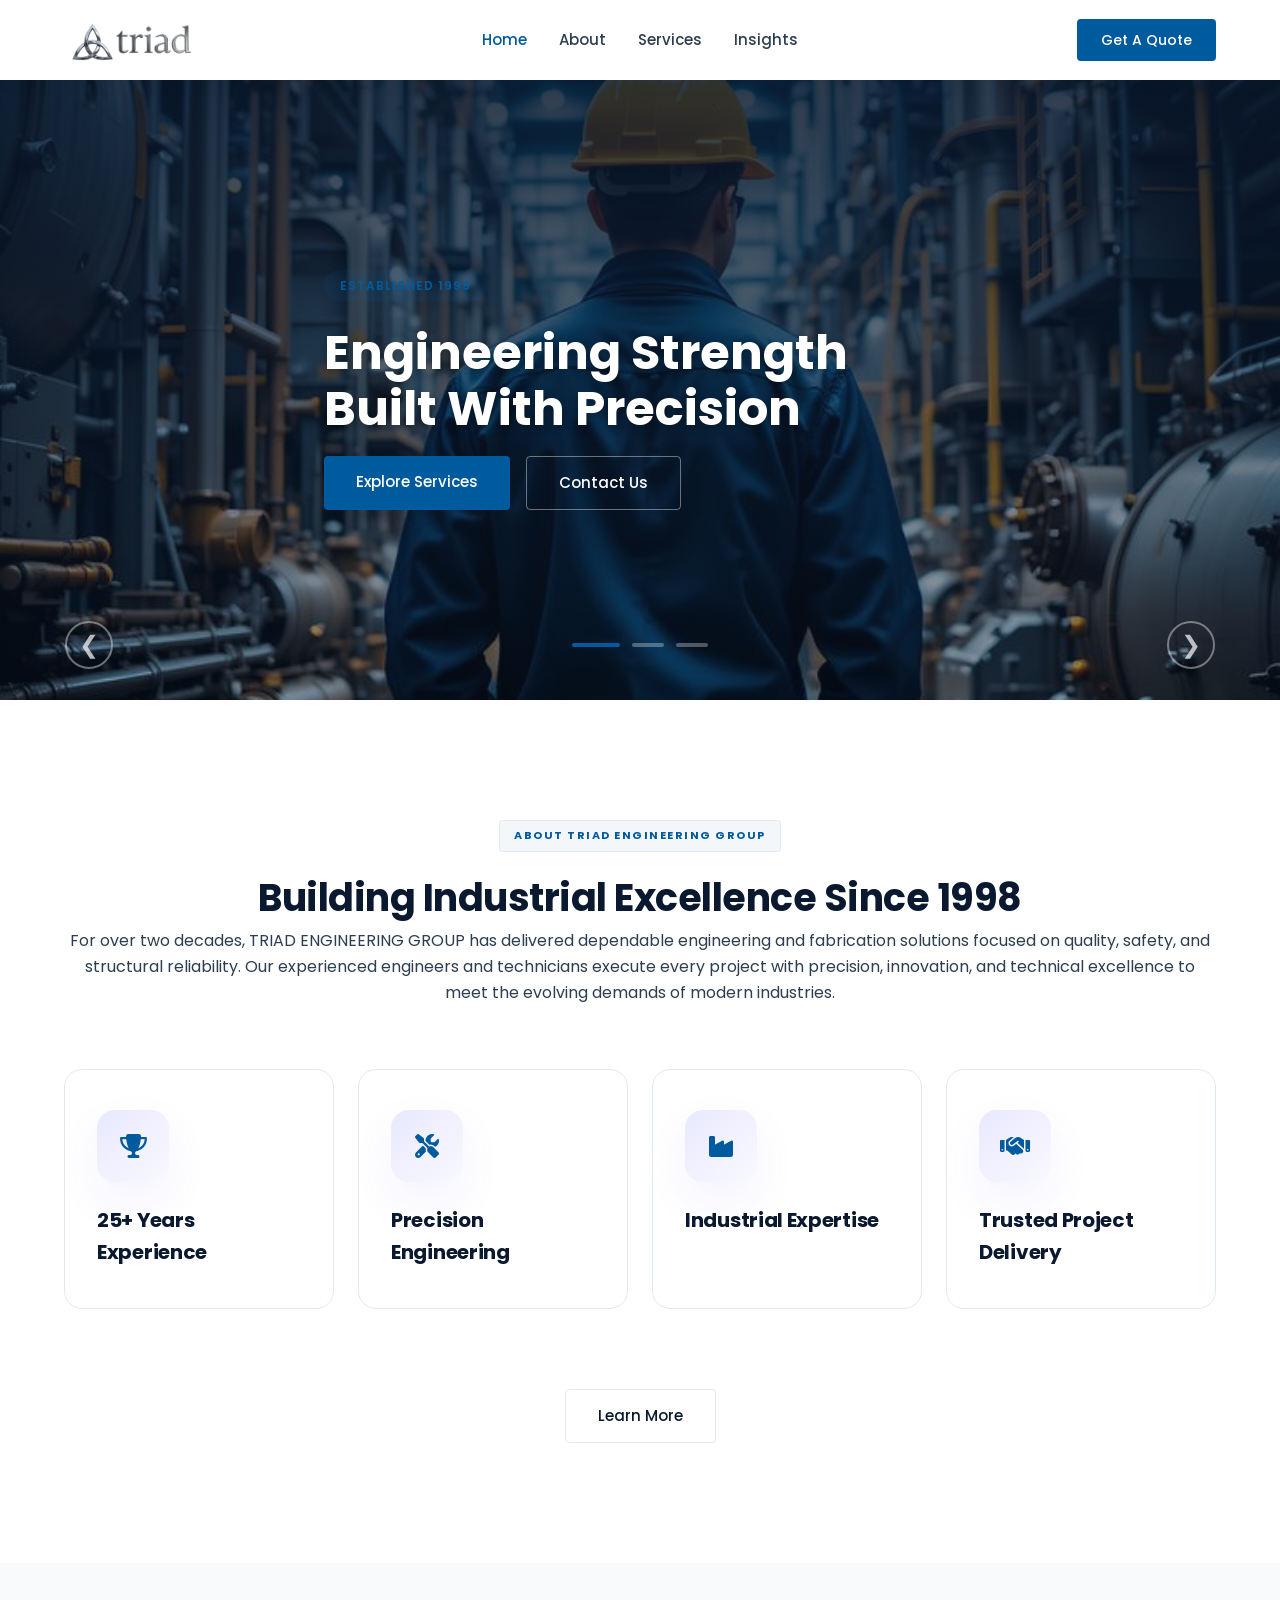
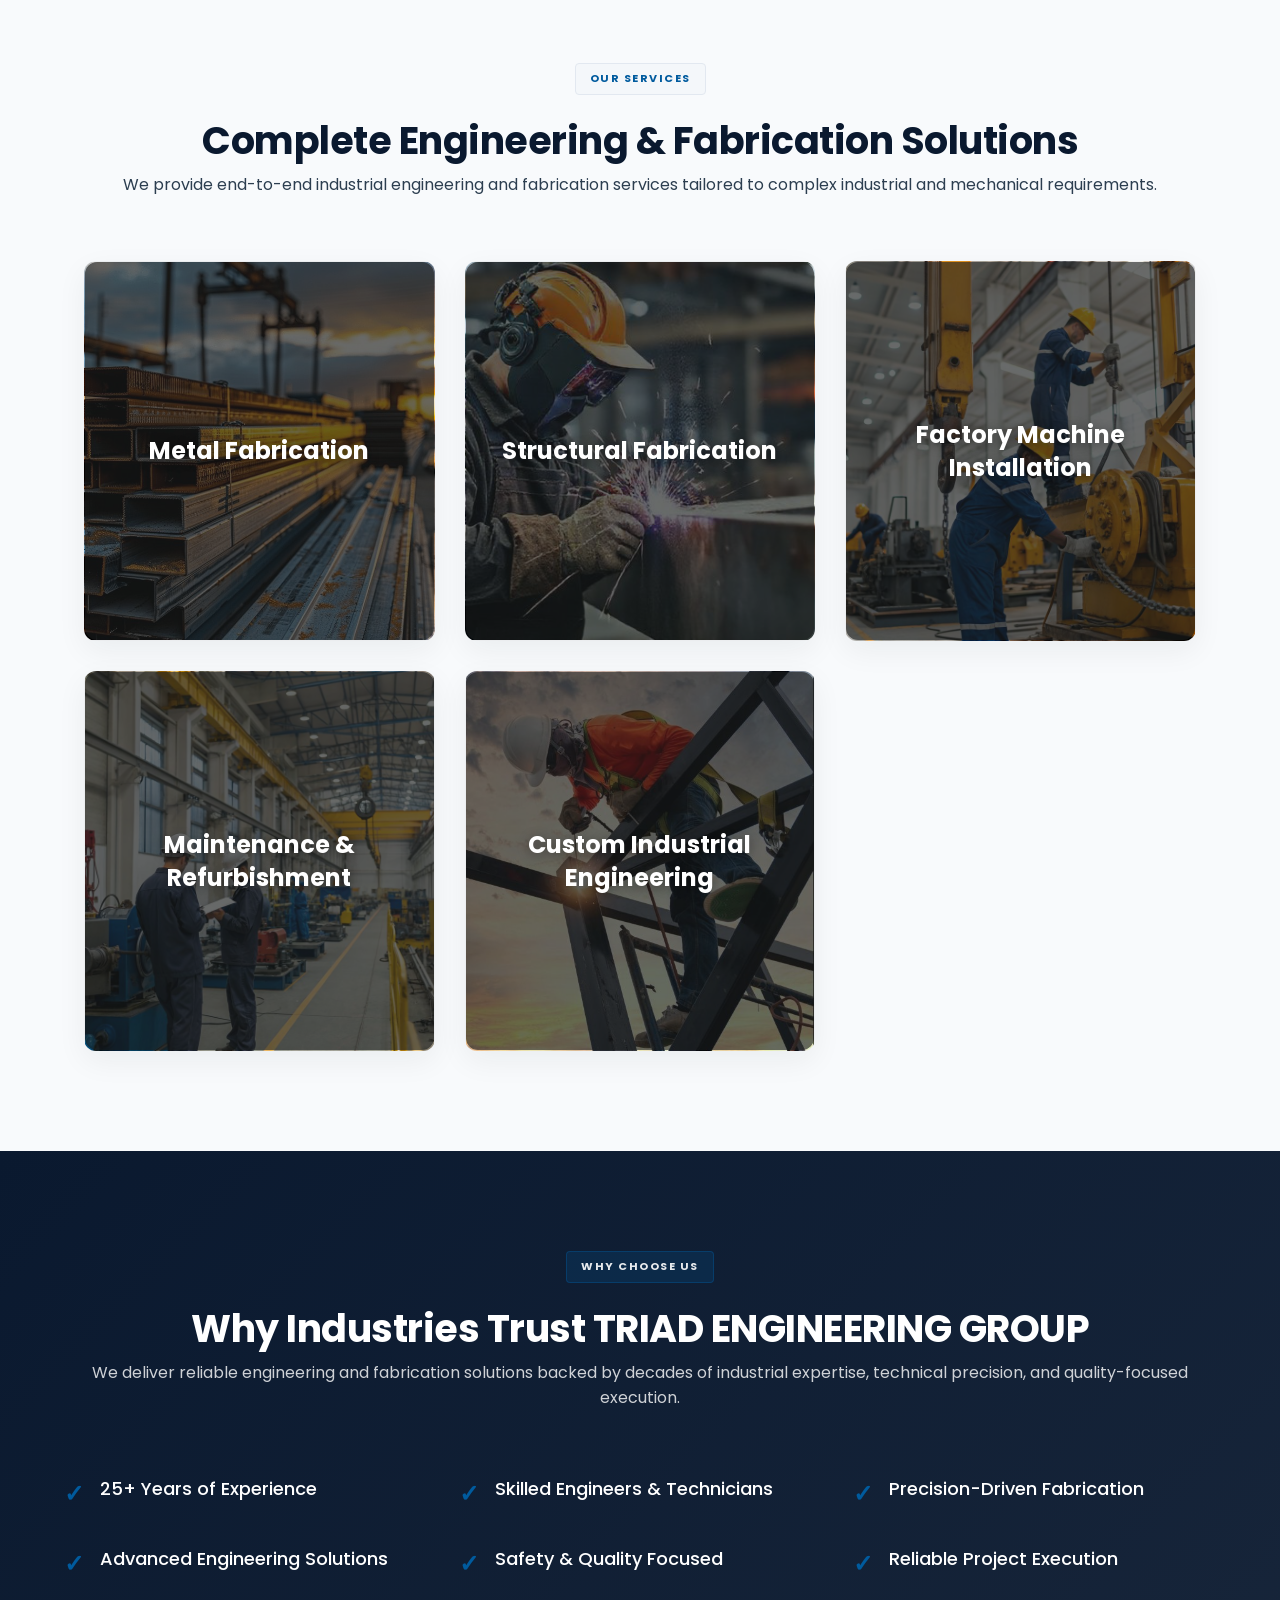
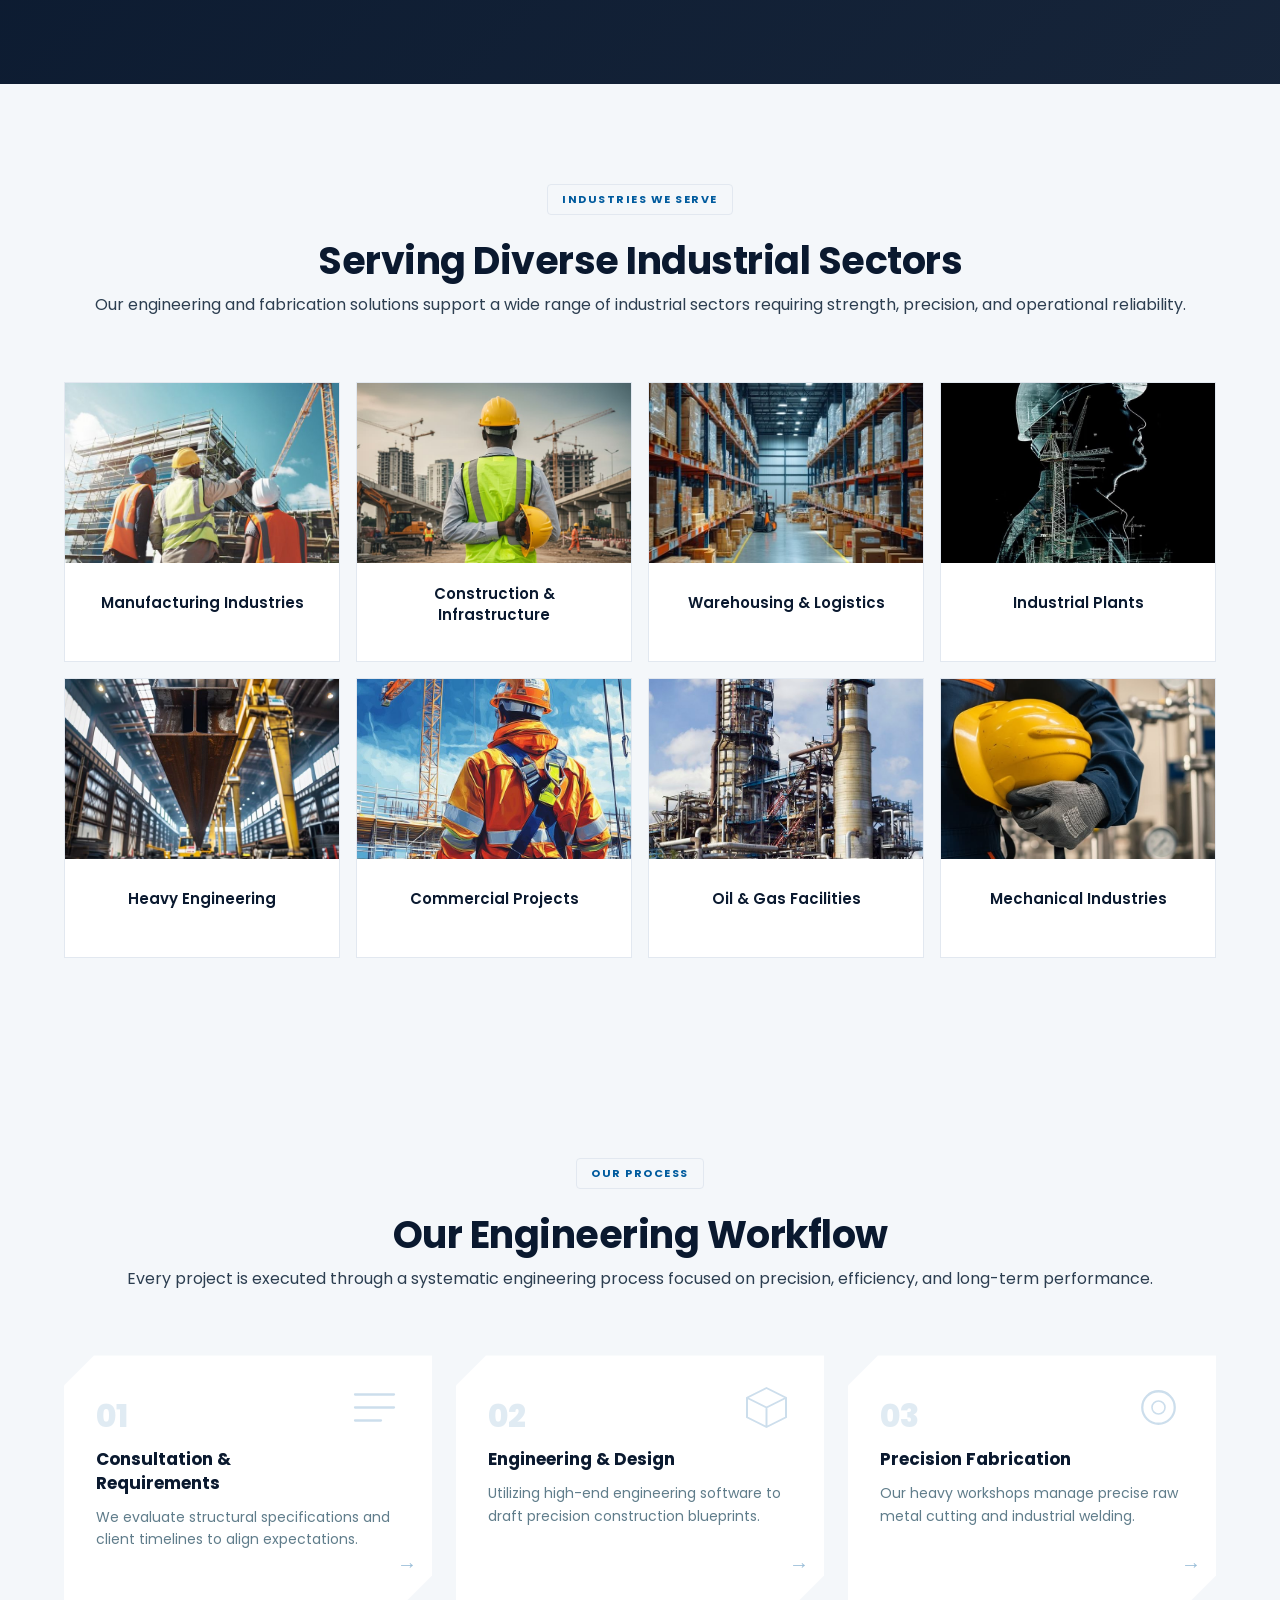
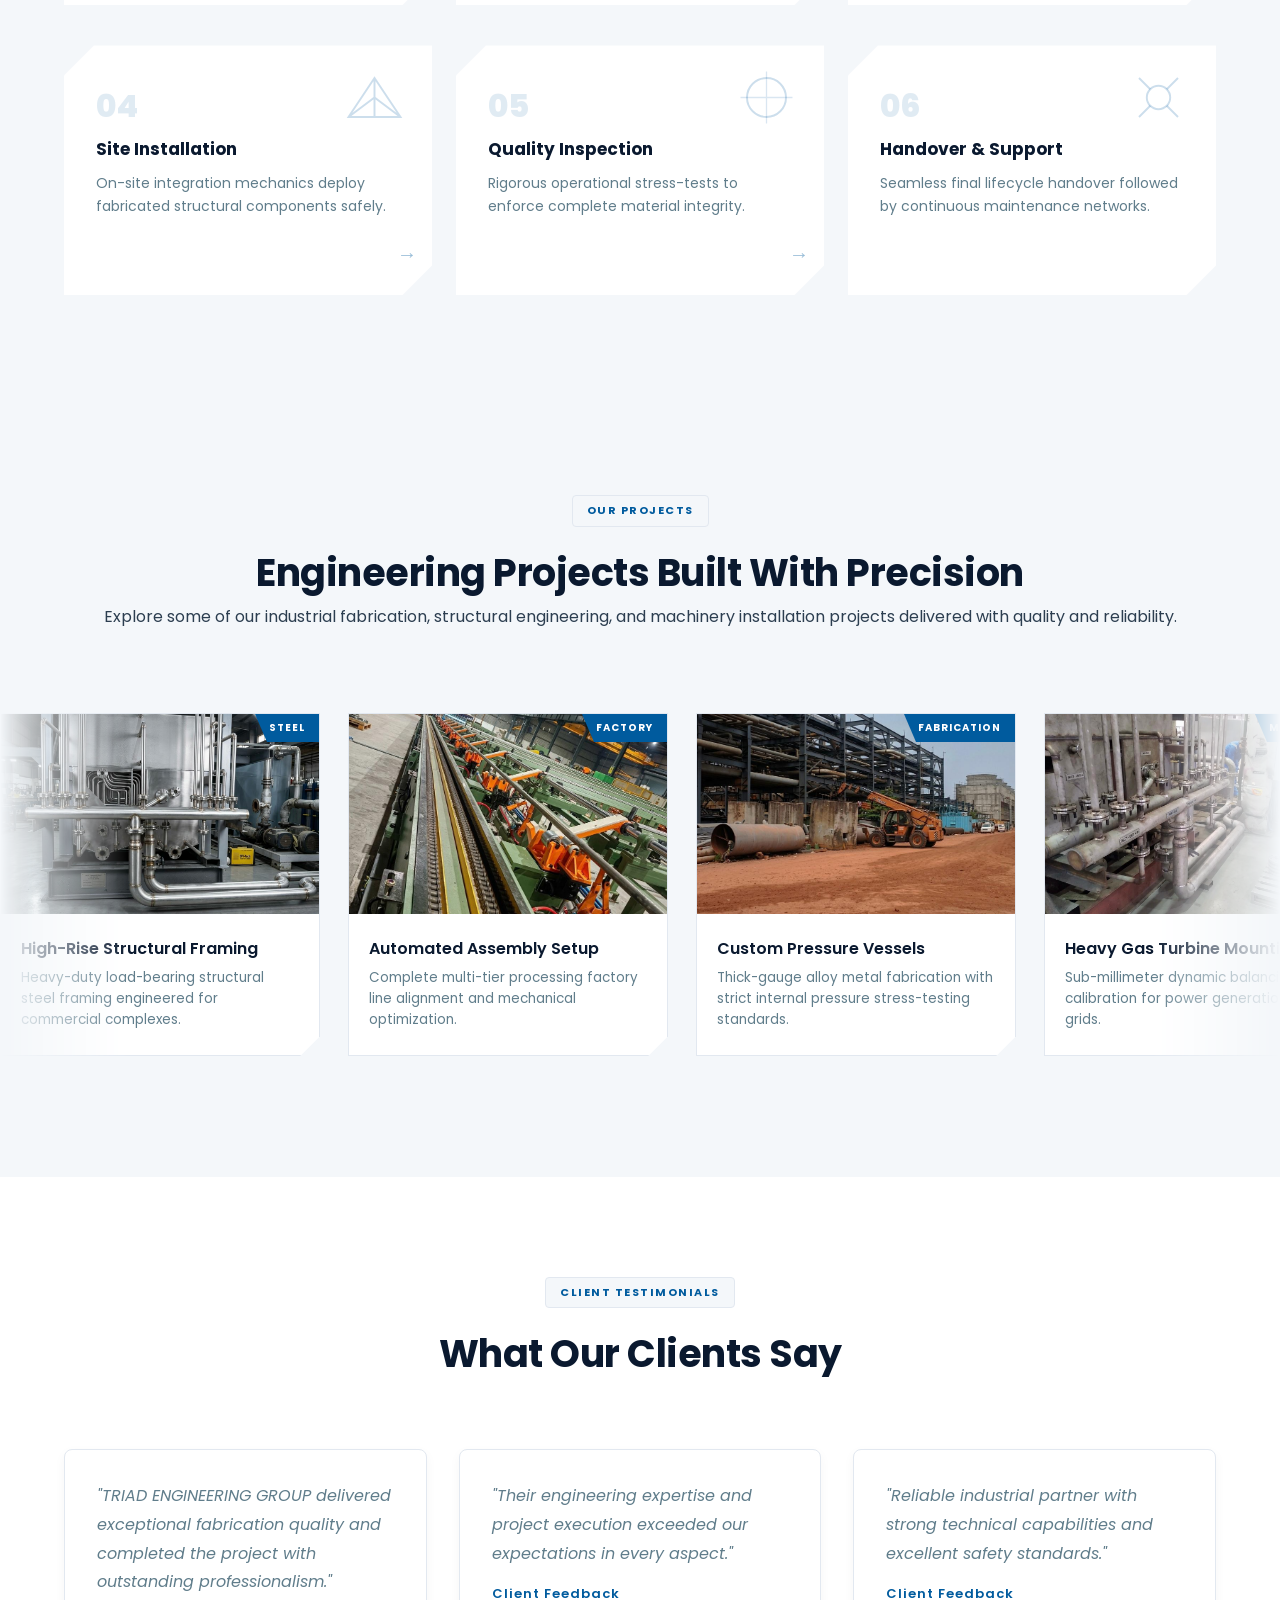
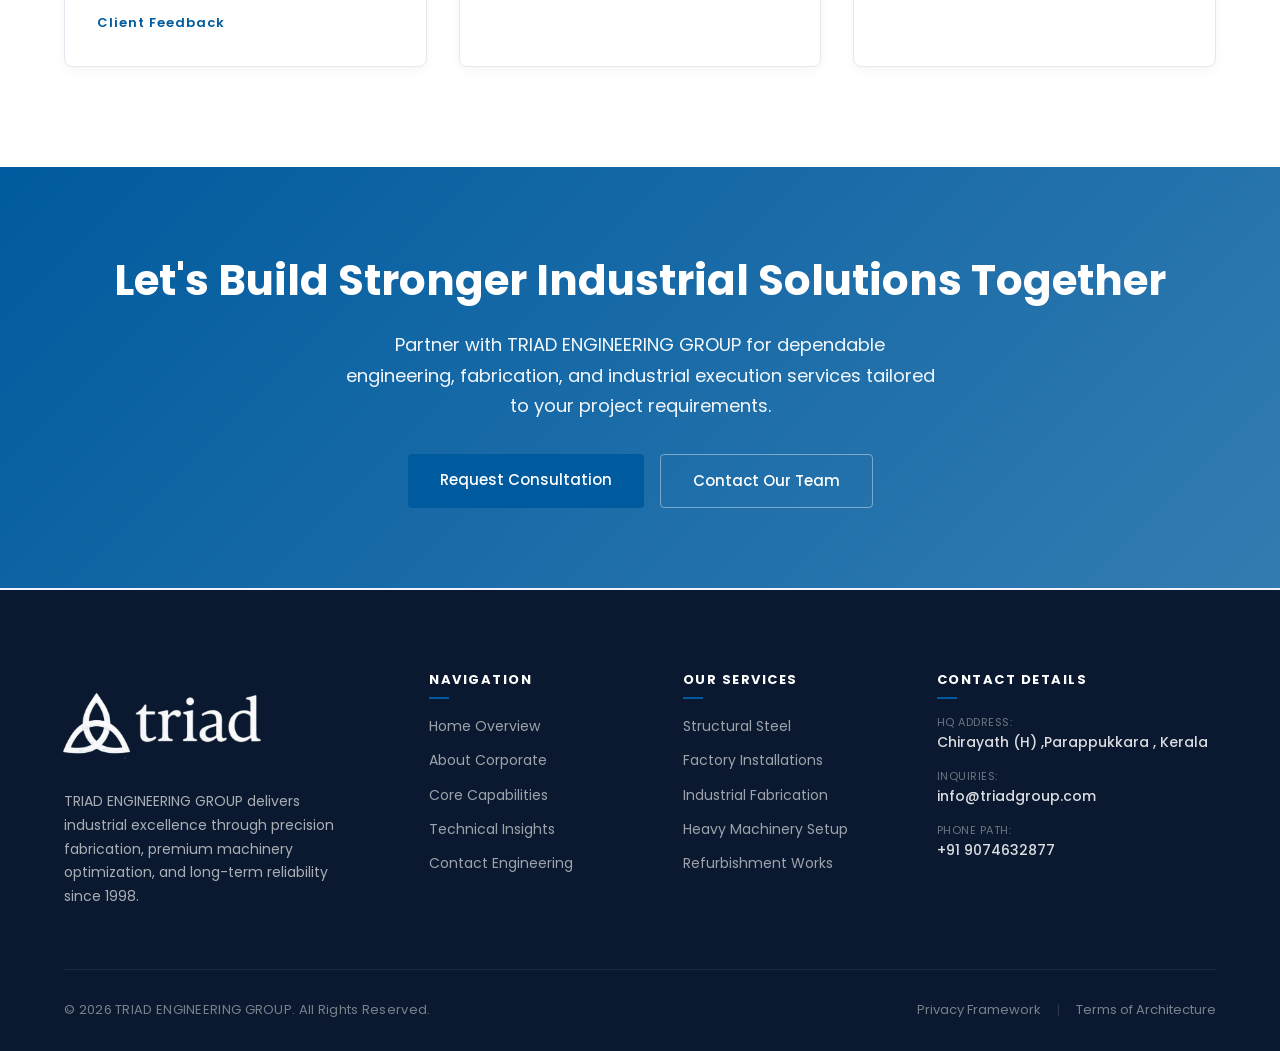
<file: index.html>
<!DOCTYPE html>
<html lang="en">
<head>
    <meta charset="UTF-8">
    <meta name="viewport" content="width=device-width, initial-scale=1.0">
    <title>TRIAD ENGINEERING GROUP | Industrial Engineering & Fabrication Experts</title>
    <link rel="stylesheet" href="style.css">
    <link rel="preconnect" href="https://fonts.googleapis.com">
    <link rel="preconnect" href="https://fonts.gstatic.com" crossorigin>
    <link href="https://fonts.googleapis.com/css2?family=Poppins:wght@300;400;500;600;700&display=swap" rel="stylesheet">
    <link rel="stylesheet" href="https://cdnjs.cloudflare.com/ajax/libs/font-awesome/6.4.0/css/all.min.css">
</head>
<body>

    <!-- Shared Navigation Header -->
    <header class="main-header">
        <div class="container header-flex">
            <a href="index.html" class="brand-logo">
                <img src="images\Triad_line.png" alt="Triad Engineering Group Logo" class="logo-img">
                
            </a>
            <nav class="nav-menu">
                <a href="index.html" class="nav-link active">Home</a>
                <a href="about.html" class="nav-link">About</a>
                <a href="services.html" class="nav-link">Services</a>
                <a href="insights.html" class="nav-link">Insights</a>
                <a href="contact.html" class="nav-btn">Get A Quote</a>
            </nav>
            <button class="mobile-toggle" aria-label="Toggle Menu">
                <span></span><span></span><span></span>
            </button>
        </div>
    </header>

    <!-- Hero Banner Carousel -->
    <section class="hero-banner-slider">
        <div class="slider-track">
            <div class="hero-slide active">
                <div class="slide-bg-overlay" style="background-image: linear-gradient(rgba(10, 25, 47, 0.85), rgba(10, 25, 47, 0.4)), url('images/plant.jpg');"></div>
                <div class="container hero-slider-content">
                    <span class="badge">ESTABLISHED 1998</span>
                    <h1>Engineering Strength Built With Precision</h1>
                    <div class="hero-actions">
                        <a href="services.html" class="btn btn-primary">Explore Services</a>
                        <a href="contact.html" class="btn btn-secondary-light">Contact Us</a>
                    </div>
                </div>
            </div>

            <div class="hero-slide">
                <div class="slide-bg-overlay" style="background-image: linear-gradient(rgba(10, 25, 47, 0.85), rgba(10, 25, 47, 0.4)), url('images/plan.jpg');"></div>
                <div class="container hero-slider-content">
                    <span class="badge">CORE CAPABILITIES</span>
                    <h1>Precision Structural Steel Fabrication</h1>
                    <div class="hero-actions">
                        <a href="services.html" class="btn btn-primary">View Services</a>
                    </div>
                </div>
            </div>

            <div class="hero-slide">
                <div class="slide-bg-overlay" style="background-image: linear-gradient(rgba(10, 25, 47, 0.85), rgba(10, 25, 47, 0.4)), url('images/welding.jpg');"></div>
                <div class="container hero-slider-content">
                    <span class="badge">END-TO-END HANDLING</span>
                    <h1>Seamless Industrial Installation & Execution</h1>
                    <div class="hero-actions">
                        <a href="contact.html" class="btn btn-primary">Request Consultation</a>
                    </div>
                </div>
            </div>
        </div>

        <div class="slider-controls">
            <div class="container controls-flex">
                <button class="arrow-btn arrow-left" aria-label="Previous Slide">
                    <span class="circle-bg"></span>
                    <span class="arrow-icon">&#10094;</span>
                </button>
                <div class="slider-dots">
                    <button class="dot active" data-index="0" aria-label="Go to Slide 1"></button>
                    <button class="dot" data-index="1" aria-label="Go to Slide 2"></button>
                    <button class="dot" data-index="2" aria-label="Go to Slide 3"></button>
                </div>
                <button class="arrow-btn arrow-right" aria-label="Next Slide">
                    <span class="circle-bg"></span>
                    <span class="arrow-icon">&#10095;</span>
                </button>
            </div>
        </div>
    </section>

    <!-- About Preview Section -->
    <section class="about-preview-section">
        <div class="container">
            <div class="section-header text-center">
                <span class="section-label">About TRIAD ENGINEERING GROUP</span>
                <h2>Building Industrial Excellence Since 1998</h2>
                <p class="section-description">For over two decades, TRIAD ENGINEERING GROUP has delivered dependable engineering and fabrication solutions focused on quality, safety, and structural reliability. Our experienced engineers and technicians execute every project with precision, innovation, and technical excellence to meet the evolving demands of modern industries.</p>
            </div>
            <div class="highlights-grid">
                <div class="highlight-item">
                    <div class="highlight-icon">
                        <i class="fas fa-trophy"></i>
                    </div>
                    <h3>25+ Years Experience</h3>
                </div>
                <div class="highlight-item">
                    <div class="highlight-icon">
                        <i class="fas fa-tools"></i>
                    </div>
                    <h3>Precision Engineering</h3>
                </div>
                <div class="highlight-item">
                    <div class="highlight-icon">
                        <i class="fas fa-industry"></i>
                    </div>
                    <h3>Industrial Expertise</h3>
                </div>
                <div class="highlight-item">
                    <div class="highlight-icon">
                        <i class="fas fa-handshake"></i>
                    </div>
                    <h3>Trusted Project Delivery</h3>
                </div>
            </div>
            <div class="text-center">
                <a href="about.html" class="btn btn-secondary">Learn More</a>
            </div>
        </div>
    </section>

    <!-- Services Preview Section -->
    <section class="services-preview-section">
    <div class="container">
        <div class="section-header text-center">
            <span class="section-label">Our Services</span>
            <h2>Complete Engineering & Fabrication Solutions</h2>
            <p class="section-description">We provide end-to-end industrial engineering and fabrication services tailored to complex industrial and mechanical requirements.</p>
        </div>
        
        <div class="services-grid">
            
            <div class="flip-step">
                <div class="flip-step-inner">
                    <div class="flip-step-front" style="background-image: url('images/fabrication.jpg');">
                        <div class="service-overlay"></div>
                        <h4>Metal Fabrication</h4>
                    </div>
                    <div class="flip-step-back">
                        <p>Custom metal fabrication services including cutting, welding, bending, assembly, and manufacturing solutions designed for industrial durability and precision applications.</p>
                    </div>
                </div>
            </div>

            <div class="flip-step">
                <div class="flip-step-inner">
                    <div class="flip-step-front" style="background-image: url('images/steel fabrication.png');">
                        <div class="service-overlay"></div>
                        <h4>Structural Fabrication</h4>
                    </div>
                    <div class="flip-step-back">
                        <p>Structural steel fabrication for industrial buildings, warehouses, platforms, and heavy infrastructure projects with superior engineering quality.</p>
                    </div>
                </div>
            </div>

            <div class="flip-step">
                <div class="flip-step-inner">
                    <div class="flip-step-front" style="background-image: url('images/crane.jpg');">
                        <div class="service-overlay"></div>
                        <h4>Factory Machine Installation</h4>
                    </div>
                    <div class="flip-step-back">
                        <p>Professional installation, alignment, and integration of industrial machinery and production systems for efficient operational performance.</p>
                    </div>
                </div>
            </div>

            <div class="flip-step">
                <div class="flip-step-inner">
                    <div class="flip-step-front" style="background-image: url('images/maintanence.jpg');">
                        <div class="service-overlay"></div>
                        <h4>Maintenance & Refurbishment</h4>
                    </div>
                    <div class="flip-step-back">
                        <p>Industrial maintenance and refurbishment services focused on improving operational efficiency, restoring machinery, and extending equipment lifecycle.</p>
                    </div>
                </div>
            </div>

            <div class="flip-step">
                <div class="flip-step-inner">
                    <div class="flip-step-front" style="background-image: url('images/custom.jpg');">
                        <div class="service-overlay"></div>
                        <h4>Custom Industrial Engineering</h4>
                    </div>
                    <div class="flip-step-back">
                        <p>Specialized engineering solutions developed to solve complex industrial and mechanical challenges through precision planning and technical expertise.</p>
                    </div>
                </div>
            </div>

        </div>
    </div>
</section>

    <!-- Why Choose Us Section -->
    <section class="why-choose-section">
        <div class="container">
            <div class="section-header text-center">
                <span class="section-label">Why Choose Us</span>
                <h2>Why Industries Trust TRIAD ENGINEERING GROUP</h2>
                <p class="section-description">We deliver reliable engineering and fabrication solutions backed by decades of industrial expertise, technical precision, and quality-focused execution.</p>
            </div>
            <div class="points-grid">
                <div class="point-item">
                    <span class="point-icon">✓</span>
                    <h4>25+ Years of Experience</h4>
                </div>
                <div class="point-item">
                    <span class="point-icon">✓</span>
                    <h4>Skilled Engineers & Technicians</h4>
                </div>
                <div class="point-item">
                    <span class="point-icon">✓</span>
                    <h4>Precision-Driven Fabrication</h4>
                </div>
                <div class="point-item">
                    <span class="point-icon">✓</span>
                    <h4>Advanced Engineering Solutions</h4>
                </div>
                <div class="point-item">
                    <span class="point-icon">✓</span>
                    <h4>Safety & Quality Focused</h4>
                </div>
                <div class="point-item">
                    <span class="point-icon">✓</span>
                    <h4>Reliable Project Execution</h4>
                </div>
            </div>
        </div>
    </section>

    <!-- Industries Section -->
    <section class="industries-section">
        <div class="container">
            <div class="section-header text-center">
                <span class="section-label">Industries We Serve</span>
                <h2>Serving Diverse Industrial Sectors</h2>
                <p class="section-description">Our engineering and fabrication solutions support a wide range of industrial sectors requiring strength, precision, and operational reliability.</p>
            </div>
            <div class="industries-grid">
                <div class="industry-item">
                    <div class="industry-image" style="background-image: url('images/construct.jpg');"></div>
                    <div class="industry-text">Manufacturing Industries</div>
                </div>
                <div class="industry-item">
                    <div class="industry-image" style="background-image: url('images/idel engineer.jpg');"></div>
                    <div class="industry-text">Construction & Infrastructure</div>
                </div>
                <div class="industry-item">
                    <div class="industry-image" style="background-image: url('images/logistics.jpg');"></div>
                    <div class="industry-text">Warehousing & Logistics</div>
                </div>
                <div class="industry-item">
                    <div class="industry-image" style="background-image: url('images/eng_theme.jpg');"></div>
                    <div class="industry-text">Industrial Plants</div>
                </div>
                <div class="industry-item">
                    <div class="industry-image" style="background-image: url('images/heavy_engineering.png');"></div>
                    <div class="industry-text">Heavy Engineering</div>
                </div>
                <div class="industry-item">
                    <div class="industry-image" style="background-image: url('images/portrait eng.jpg');"></div>
                    <div class="industry-text">Commercial Projects</div>
                </div>
                <div class="industry-item">
                    <div class="industry-image" style="background-image: url('images/oil_gas.jpg');"></div>
                    <div class="industry-text">Oil & Gas Facilities</div>
                </div>
                <div class="industry-item">
                    <div class="industry-image" style="background-image: url('images/mechanical.jpg');"></div>
                    <div class="industry-text">Mechanical Industries</div>
                </div>
            </div>
        </div>
    </section>

    
    <!-- Process Section -->
<section class="process-section">
    <div class="container">
        <div class="section-header text-center">
            <span class="section-label">Our Process</span>
            <h2>Our Engineering Workflow</h2>
            <p class="section-description">Every project is executed through a systematic engineering process focused on precision, efficiency, and long-term performance.</p>
        </div>
        
        <div class="process-geometry-track">
            
            <!-- Step 01 -->
            <div class="geo-step-card step-consultation">
                <div class="geo-card-inner">
                    <span class="geo-card-num">01</span>
                    <h4>Consultation & Requirements</h4>
                    <p>We evaluate structural specifications and client timelines to align expectations.</p>
                </div>
            </div>

            <!-- Step 02 -->
            <div class="geo-step-card step-design">
                <div class="geo-card-inner">
                    <span class="geo-card-num">02</span>
                    <h4>Engineering & Design</h4>
                    <p>Utilizing high-end engineering software to draft precision construction blueprints.</p>
                </div>
            </div>

            <!-- Step 03 -->
            <div class="geo-step-card step-fabrication">
                <div class="geo-card-inner">
                    <span class="geo-card-num">03</span>
                    <h4>Precision Fabrication</h4>
                    <p>Our heavy workshops manage precise raw metal cutting and industrial welding.</p>
                </div>
            </div>

            <!-- Step 04 -->
            <div class="geo-step-card step-installation">
                <div class="geo-card-inner">
                    <span class="geo-card-num">04</span>
                    <h4>Site Installation</h4>
                    <p>On-site integration mechanics deploy fabricated structural components safely.</p>
                </div>
            </div>

            <!-- Step 05 -->
            <div class="geo-step-card step-quality">
                <div class="geo-card-inner">
                    <span class="geo-card-num">05</span>
                    <h4>Quality Inspection</h4>
                    <p>Rigorous operational stress-tests to enforce complete material integrity.</p>
                </div>
            </div>

            <!-- Step 06 -->
            <div class="geo-step-card step-handover">
                <div class="geo-card-inner">
                    <span class="geo-card-num">06</span>
                    <h4>Handover & Support</h4>
                    <p>Seamless final lifecycle handover followed by continuous maintenance networks.</p>
                </div>
            </div>

        </div>
    </div>
</section>

    <!-- Project Showcase Section -->
   
<section id="project-section" class="project-section">
    <div class="container">
        <div class="section-header text-center">
            <span class="section-label">Our Projects</span>
            <h2>Engineering Projects Built With Precision</h2>
            <p class="section-description">Explore some of our industrial fabrication, structural engineering, and machinery installation projects delivered with quality and reliability.</p>
        </div>
        
    </div>

    <!-- Infinite Scrolling Marquee Track Wrapper -->
    <div class="marquee-container">
        <div class="marquee-track">
            
            <!-- Project Card 1 -->
            <div class="project-marquee-card">
                <div class="project-img-wrapper">
                    <img src="images/Tri1.jpeg" alt="Structural Steel Framing">
                    <div class="project-geo-badge">STEEL</div>
                </div>
                <div class="project-card-content">
                    <h4>High-Rise Structural Framing</h4>
                    <p>Heavy-duty load-bearing structural steel framing engineered for commercial complexes.</p>
                </div>
            </div>

            <!-- Project Card 2 -->
            <div class="project-marquee-card">
                <div class="project-img-wrapper">
                    <img src="images/Tri2.jpeg" alt="Automated Factory Line Assembly">
                    <div class="project-geo-badge">FACTORY</div>
                </div>
                <div class="project-card-content">
                    <h4>Automated Assembly Setup</h4>
                    <p>Complete multi-tier processing factory line alignment and mechanical optimization.</p>
                </div>
            </div>

            <!-- Project Card 3 -->
            <div class="project-marquee-card">
                <div class="project-img-wrapper">
                    <img src="images/Tri3.jpeg" alt="Industrial Storage Silo">
                    <div class="project-geo-badge">FABRICATION</div>
                </div>
                <div class="project-card-content">
                    <h4>Custom Pressure Vessels</h4>
                    <p>Thick-gauge alloy metal fabrication with strict internal pressure stress-testing standards.</p>
                </div>
            </div>

            <!-- Project Card 4 -->
            <div class="project-marquee-card">
                <div class="project-img-wrapper">
                    <img src="images/Tri4.jpeg" alt="Turbine Installation">
                    <div class="project-geo-badge">MECHANICAL</div>
                </div>
                <div class="project-card-content">
                    <h4>Heavy Gas Turbine Mounting</h4>
                    <p>Sub-millimeter dynamic balancing calibration for power generation facility grids.</p>
                </div>
            </div>

            <!-- Project Card 5 -->
            <div class="project-marquee-card">
                <div class="project-img-wrapper">
                    <img src="images/Tri5.jpeg" alt="Refurbishment Site">
                    <div class="project-geo-badge">REFURBISH</div>
                </div>
                <div class="project-card-content">
                    <h4>Retrofit Blast Infrastructure</h4>
                    <p>Structural reinforcing and reinforcement coating application for chemical processing warehouses.</p>
                </div>
            </div>

            <!-- DUPLICATE SET: Necessary to create an unbroken seamless endless track flow -->
            
            <!-- Project Card 1 (Duplicate) -->
            <div class="project-marquee-card">
                <div class="project-img-wrapper">
                    <img src="images/Tri6.jpeg" alt="Structural Steel Framing">
                    <div class="project-geo-badge">STEEL</div>
                </div>
                <div class="project-card-content">
                    <h4>High-Rise Structural Framing</h4>
                    <p>Heavy-duty load-bearing structural steel framing engineered for commercial complexes.</p>
                </div>
            </div>

            <!-- Project Card 2 (Duplicate) -->
            <div class="project-marquee-card">
                <div class="project-img-wrapper">
                    <img src="images/Tri7.jpeg" alt="Automated Factory Line Assembly">
                    <div class="project-geo-badge">FACTORY</div>
                </div>
                <div class="project-card-content">
                    <h4>Automated Assembly Setup</h4>
                    <p>Complete multi-tier processing factory line alignment and mechanical optimization.</p>
                </div>
            </div>

            <!-- Project Card 3 (Duplicate) -->
            <div class="project-marquee-card">
                <div class="project-img-wrapper">
                    <img src="images/Tri3.jpeg" alt="Industrial Storage Silo">
                    <div class="project-geo-badge">FABRICATION</div>
                </div>
                <div class="project-card-content">
                    <h4>Custom Pressure Vessels</h4>
                    <p>Thick-gauge alloy metal fabrication with strict internal pressure stress-testing standards.</p>
                </div>
            </div>

            <!-- Project Card 4 (Duplicate) -->
            <div class="project-marquee-card">
                <div class="project-img-wrapper">
                    <img src="images/Tri4.jpeg" alt="Turbine Installation">
                    <div class="project-geo-badge">MECHANICAL</div>
                </div>
                <div class="project-card-content">
                    <h4>Heavy Gas Turbine Mounting</h4>
                    <p>Sub-millimeter dynamic balancing calibration for power generation facility grids.</p>
                </div>
            </div>

            <!-- Project Card 5 (Duplicate) -->
            <div class="project-marquee-card">
                <div class="project-img-wrapper">
                    <img src="images/Tri5.jpeg" alt="Refurbishment Site">
                    <div class="project-geo-badge">REFURBISH</div>
                </div>
                <div class="project-card-content">
                    <h4>Retrofit Blast Infrastructure</h4>
                    <p>Structural reinforcing and reinforcement coating application for chemical processing warehouses.</p>
                </div>
            </div>

        </div>
    </div>
</section>

    <!-- Testimonial Section -->
    <section class="testimonial-section">
        <div class="container">
            <div class="section-header text-center">
                <span class="section-label">Client Testimonials</span>
                <h2>What Our Clients Say</h2>
            </div>
            <div class="testimonials-grid">
                <div class="testimonial-card">
                    <p class="testimonial-text">"TRIAD ENGINEERING GROUP delivered exceptional fabrication quality and completed the project with outstanding professionalism."</p>
                    <span class="testimonial-author">Client Feedback</span>
                </div>
                <div class="testimonial-card">
                    <p class="testimonial-text">"Their engineering expertise and project execution exceeded our expectations in every aspect."</p>
                    <span class="testimonial-author">Client Feedback</span>
                </div>
                <div class="testimonial-card">
                    <p class="testimonial-text">"Reliable industrial partner with strong technical capabilities and excellent safety standards."</p>
                    <span class="testimonial-author">Client Feedback</span>
                </div>
            </div>
        </div>
    </section>

    <!-- CTA Section -->
    <section class="cta-section">
        <div class="container">
            <h2>Let's Build Stronger Industrial Solutions Together</h2>
            <p>Partner with TRIAD ENGINEERING GROUP for dependable engineering, fabrication, and industrial execution services tailored to your project requirements.</p>
            <div class="cta-buttons">
                <a href="contact.html" class="btn btn-primary">Request Consultation</a>
                <a href="contact.html" class="btn btn-secondary-light">Contact Our Team</a>
            </div>
        </div>
    </section>

    <!-- Shared Global Footer Elements -->
    <footer class="global-footer">
    <div class="container">
        
        <div class="footer-main-grid">
            
            <div class="footer-brand-col">
                <div class="footer-logo">
                    <img src="images/white_logo.png" alt="Triad Engineering Group Logo" class="footer-logo-img">
                </div>
                <p class="brand-description">
                    TRIAD ENGINEERING GROUP delivers industrial excellence through precision fabrication, premium machinery optimization, and long-term reliability since 1998.
                </p>
            </div>

            <div class="footer-col">
                <h5>Navigation</h5>
                <ul>
                    <li><a href="index.html">Home Overview</a></li>
                    <li><a href="about.html">About Corporate</a></li>
                    <li><a href="services.html">Core Capabilities</a></li>
                    <li><a href="insights.html">Technical Insights</a></li>
                    <li><a href="contact.html">Contact Engineering</a></li>
                </ul>
            </div>

            <div class="footer-col">
                <h5>Our Services</h5>
                <ul>
                    <li><a href="services.html">Structural Steel</a></li>
                    <li><a href="services.html">Factory Installations</a></li>
                    <li><a href="services.html">Industrial Fabrication</a></li>
                    <li><a href="services.html">Heavy Machinery Setup</a></li>
                    <li><a href="services.html">Refurbishment Works</a></li>
                </ul>
            </div>

            <div class="footer-col">
                <h5>Contact Details</h5>
                <ul class="contact-meta-list">
                    <li>
                        <span class="meta-label">HQ Address:</span>
                        <span class="meta-value">Chirayath (H) ,Parappukkara , Kerala</span>
                    </li>
                    <li>
                        <span class="meta-label">Inquiries:</span>
                        <span class="meta-value"><a href="mailto:info@triadgroup.com">info@triadgroup.com</a></span>
                    </li>
                    <li>
                        <span class="meta-label">Phone Path:</span>
                        <span class="meta-value">+91 9074632877</span>
                    </li>
                </ul>
            </div>

        </div>

        <div class="footer-bottom-bar">
            <p>&copy; 2026 TRIAD ENGINEERING GROUP. All Rights Reserved.</p>
            <div class="footer-legal-links">
                <a href="#">Privacy Framework</a>
                <span class="legal-divider">|</span>
                <a href="#">Terms of Architecture</a>
            </div>
        </div>

    </div>
</footer>

    <script src="script.js"></script>
</body>
</html>
</file>
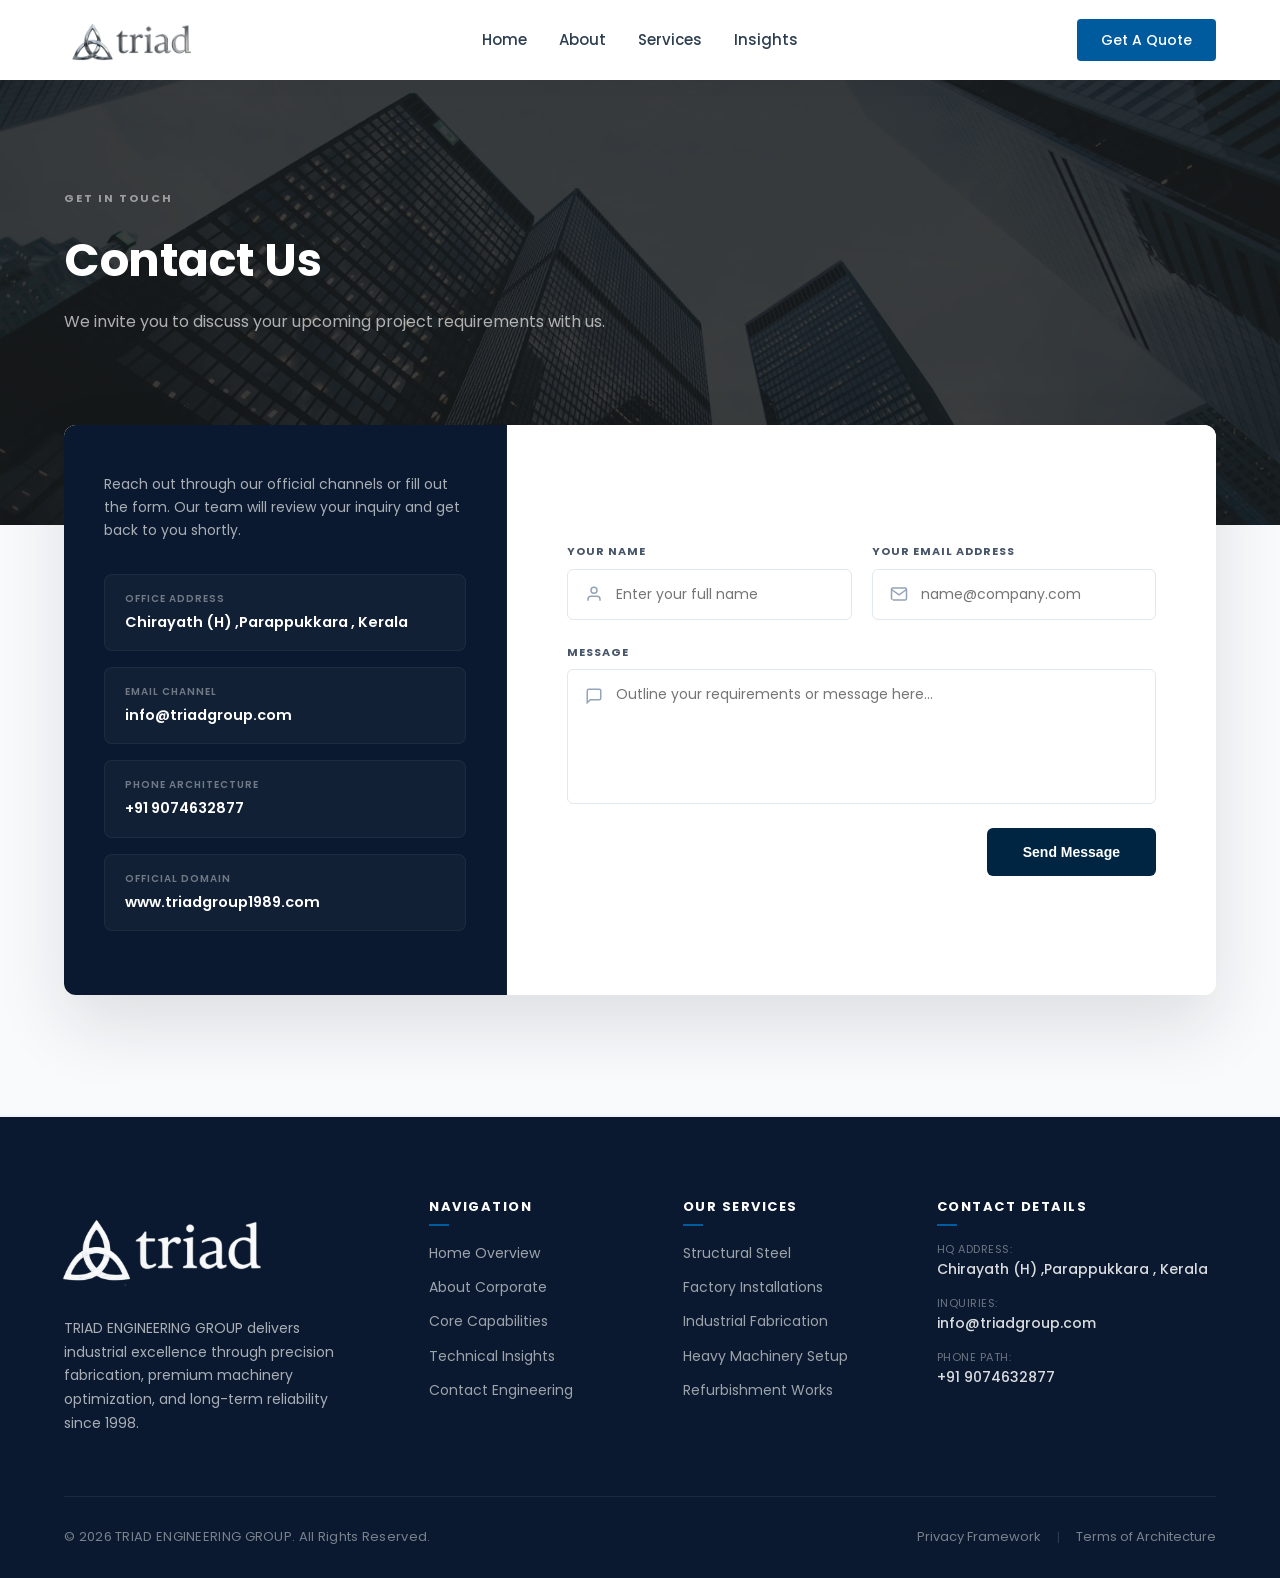
<file: contact.html>
<!DOCTYPE html>
<html lang="en">
<head>
    <meta charset="UTF-8">
    <meta name="viewport" content="width=device-width, initial-scale=1.0">
    <title>Contact Us | Triad Engineering Group</title>
    <link rel="stylesheet" href="style.css">
    <link href="https://fonts.googleapis.com/css2?family=Poppins:wght@300;400;500;600;700&display=swap" rel="stylesheet">
</head>
<body>

    <!-- Snackbar Notification Container -->
    <div id="snackbar" class="snackbar"></div>

    <!-- Shared Navigation Header -->
    <header class="main-header">
        <div class="container header-flex">
            <a href="index.html" class="brand-logo">
                <img src="images/Triad_line.png" alt="Triad Engineering Group Logo" class="logo-img">
                
            </a>
            <nav class="nav-menu">
                <a href="index.html" class="nav-link">Home</a>
                <a href="about.html" class="nav-link">About</a>
                <a href="services.html" class="nav-link">Services</a>
                <a href="insights.html" class="nav-link">Insights</a>
                <a href="contact.html" class="nav-btn">Get A Quote</a>
            </nav>
            <button class="mobile-toggle" aria-label="Toggle Menu">
                <span></span><span></span><span></span>
            </button>
        </div>
    </header>

    <!-- Contact Context & Form Layout -->
    <!-- Contact Page Master Architecture -->
<div class="contact-page-wrapper">
    
    <!-- Top Dark Banner Canvas Block -->
    <section class="contact-hero-banner">
        <div class="hero-banner-overlay"></div>
        <div class="container hero-banner-content">
            <span class="hero-pretitle">Get In Touch</span>
            <h1>Contact Us</h1>
            <p>We invite you to discuss your upcoming project requirements with us.</p>
        </div>
    </section>

    <!-- Floating Split-Panel Interface Section -->
    <section class="contact-form-section">
        <div class="container">
            <div class="split-contact-card">
                
                <!-- Left Sidebar: General Contact Channels -->
                <div class="card-sidebar-dark">
                    <p class="sidebar-intro">
                        Reach out through our official channels or fill out the form. Our team will review your inquiry and get back to you shortly.
                    </p>
                    
                    <div class="sidebar-meta-block">
                        <span class="meta-block-tag">Office Address</span>
                        <strong>Chirayath (H) ,Parappukkara , Kerala</strong>
                    </div>
                    
                    <div class="sidebar-meta-block">
                        <span class="meta-block-tag">Email Channel</span>
                        <strong>info@triadgroup.com</strong>
                    </div>
                    
                    <div class="sidebar-meta-block">
                        <span class="meta-block-tag">Phone Architecture</span>
                        <strong>+91 9074632877</strong>
                    </div>

                    <div class="sidebar-meta-block">
                        <span class="meta-block-tag">Official Domain</span>
                        <strong>www.triadgroup1989.com</strong>
                    </div>
                </div>

                <!-- Right Sidebar: Polished Entry Fields Grid -->
                <div class="card-inputs-light">
                    <form id="contact-form" class="structured-form">
                        
                        <div class="form-row">
                            <div class="form-field-group">
                                <label for="name">Your Name</label>
                                <div class="input-with-icon">
                                    <svg viewBox="0 0 24 24" width="18" height="18" fill="none" stroke="currentColor" stroke-width="2"><path d="M20 21v-2a4 4 0 0 0-4-4H8a4 4 0 0 0-4 4v2"></path><circle cx="12" cy="7" r="4"></circle></svg>
                                    <input type="text" id="name" name="name" placeholder="Enter your full name" data-fs-field required>
                                </div>
                                <span data-fs-error="name" style="display: none; color: #721c24; font-size: 12px; margin-top: 4px;"></span>
                            </div>

                            <div class="form-field-group">
                                <label for="email">Your Email Address</label>
                                <div class="input-with-icon">
                                    <svg viewBox="0 0 24 24" width="18" height="18" fill="none" stroke="currentColor" stroke-width="2"><path d="M4 4h16c1.1 0 2 .9 2 2v12c0 1.1-.9 2-2 2H4c1.1 0-2-.9-2-2V6c0-1.1.9-2 2-2z"></path><polyline points="22,6 12,13 2,6"></polyline></svg>
                                    <input type="email" id="email" name="email" placeholder="name@company.com" data-fs-field required>
                                </div>
                                <span data-fs-error="email" style="display: none; color: #721c24; font-size: 12px; margin-top: 4px;"></span>
                            </div>
                        </div>

                        <div class="form-field-group">
                            <label for="message">Message</label>
                            <div class="textarea-with-icon">
                                <svg viewBox="0 0 24 24" width="18" height="18" fill="none" stroke="currentColor" stroke-width="2"><path d="M21 15a2 2 0 0 1-2 2H7l-4 4V5a2 2 0 0 1 2-2h14a2 2 0 0 1 2 2z"></path></svg>
                                <textarea id="message" name="message" placeholder="Outline your requirements or message here..." rows="5" data-fs-field required></textarea>
                            </div>
                            <span data-fs-error="message" style="display: none; color: #721c24; font-size: 12px; margin-top: 4px;"></span>
                        </div>

                        <!-- Elegant, Non-Wide Accent Button Wrapper -->
                        <div class="form-action-row">
                            <button type="submit" class="consultation-submit-action-btn" data-fs-submit-btn>
                                Send Message
                            </button>
                        </div>

                    </form>
                </div>

            </div>
        </div>
    </section>

</div>

    <!-- Shared Global Footer Elements -->
    <footer class="global-footer">
    <div class="container">
        
        <div class="footer-main-grid">
            
            <div class="footer-brand-col">
                <div class="footer-logo">
                    <img src="images/white_logo.png" alt="Triad Engineering Group Logo" class="footer-logo-img">
                </div>
                <p class="brand-description">
                    TRIAD ENGINEERING GROUP delivers industrial excellence through precision fabrication, premium machinery optimization, and long-term reliability since 1998.
                </p>
            </div>

            <div class="footer-col">
                <h5>Navigation</h5>
                <ul>
                    <li><a href="index.html">Home Overview</a></li>
                    <li><a href="about.html">About Corporate</a></li>
                    <li><a href="services.html">Core Capabilities</a></li>
                    <li><a href="insights.html">Technical Insights</a></li>
                    <li><a href="contact.html">Contact Engineering</a></li>
                </ul>
            </div>

            <div class="footer-col">
                <h5>Our Services</h5>
                <ul>
                    <li><a href="services.html">Structural Steel</a></li>
                    <li><a href="services.html">Factory Installations</a></li>
                    <li><a href="services.html">Industrial Fabrication</a></li>
                    <li><a href="services.html">Heavy Machinery Setup</a></li>
                    <li><a href="services.html">Refurbishment Works</a></li>
                </ul>
            </div>

            <div class="footer-col">
                <h5>Contact Details</h5>
                <ul class="contact-meta-list">
                    <li>
                        <span class="meta-label">HQ Address:</span>
                        <span class="meta-value">Chirayath (H) ,Parappukkara , Kerala</span>
                    </li>
                    <li>
                        <span class="meta-label">Inquiries:</span>
                        <span class="meta-value"><a href="mailto:info@triadgroup.com">info@triadgroup.com</a></span>
                    </li>
                    <li>
                        <span class="meta-label">Phone Path:</span>
                        <span class="meta-value">+91 9074632877</span>
                    </li>
                </ul>
            </div>

        </div>

        <div class="footer-bottom-bar">
            <p>&copy; 2026 TRIAD ENGINEERING GROUP. All Rights Reserved.</p>
            <div class="footer-legal-links">
                <a href="#">Privacy Framework</a>
                <span class="legal-divider">|</span>
                <a href="#">Terms of Architecture</a>
            </div>
        </div>

    </div>
</footer>


    <script src="script.js"></script>
</body>
</html>
</file>
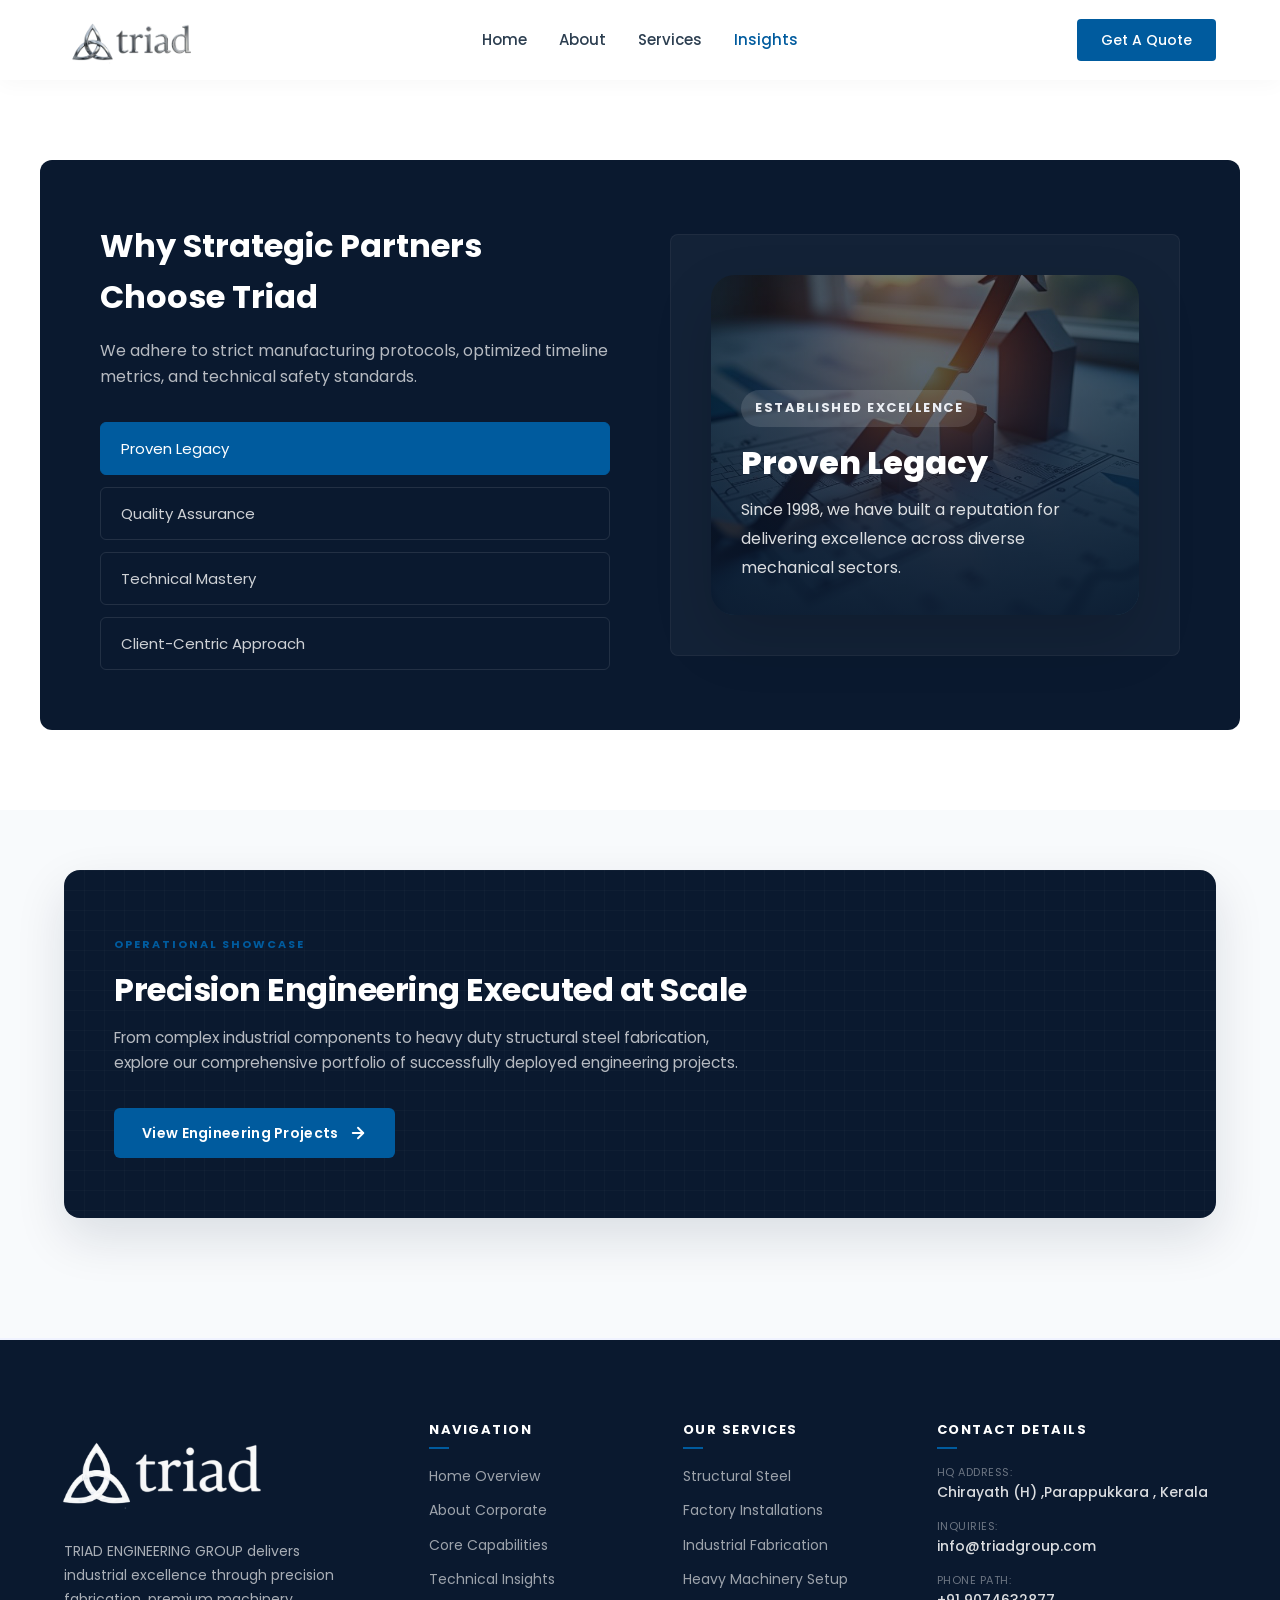
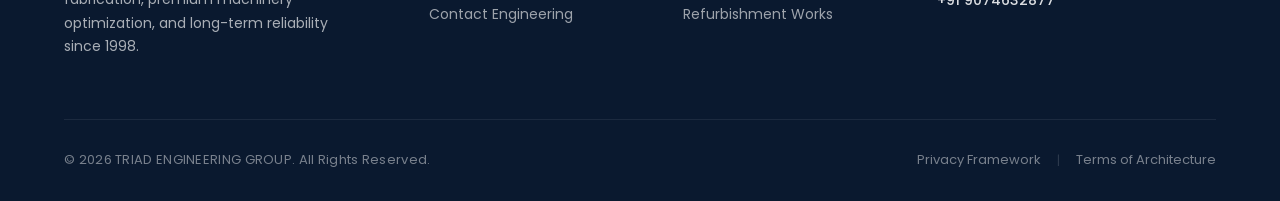
<file: insights.html>
<!DOCTYPE html>
<html lang="en">
<head>
    <meta charset="UTF-8">
    <meta name="viewport" content="width=device-width, initial-scale=1.0">
    <title>Technical Insights | Triad Engineering Group</title>
    <link rel="stylesheet" href="style.css">
    <link href="https://fonts.googleapis.com/css2?family=Poppins:wght@300;400;500;600;700&display=swap" rel="stylesheet">
</head>
<body>

    
    <!-- Shared Navigation Header -->
    <header class="main-header">
        <div class="container header-flex">
            <a href="index.html" class="brand-logo">
                <img src="images/Triad_line.png" alt="Triad Engineering Group Logo" class="logo-img">
                
            </a>
            <nav class="nav-menu">
                <a href="index.html" class="nav-link">Home</a>
                <a href="about.html" class="nav-link">About</a>
                <a href="services.html" class="nav-link">Services</a>
                <a href="insights.html" class="nav-link">Insights</a>
                <a href="contact.html" class="nav-btn">Get A Quote</a>
            </nav>
            <button class="mobile-toggle" aria-label="Toggle Menu">
                <span></span><span></span><span></span>
            </button>
        </div>
    </header>


    <!-- Why Choose Triad Segment Dynamic Tabs -->
    <section class="why-section">
        <div class="container Boxed-Layout">
            <div class="why-grid">
                <div class="why-left">
                    <h2>Why Strategic Partners Choose Triad</h2>
                    <p>We adhere to strict manufacturing protocols, optimized timeline metrics, and technical safety standards.</p>
                    <div class="metric-list-selectors">
                        <button class="metric-tab active" data-target="m1">Proven Legacy</button>
                        <button class="metric-tab" data-target="m2">Quality Assurance</button>
                        <button class="metric-tab" data-target="m3">Technical Mastery</button>
                        <button class="metric-tab" data-target="m4">Client-Centric Approach</button>
                    </div>
                </div>
                <div class="why-right">
                    <div class="metric-content active" id="m1">
                        <div class="metric-details-card" style="background-image: url('images/proven_legecy.png');">
                            <div class="metric-details-overlay"></div>
                            <div class="metric-details-content">
                                <span class="metric-image-label">Established Excellence</span>
                                <h3>Proven Legacy</h3>
                                <p>Since 1998, we have built a reputation for delivering excellence across diverse mechanical sectors.</p>
                            </div>
                        </div>
                    </div>
                    <div class="metric-content" id="m2">
                        <div class="metric-details-card" style="background-image: url('images/QA.jpg');">
                            <div class="metric-details-overlay"></div>
                            <div class="metric-details-content">
                                <span class="metric-image-label">Verified Precision</span>
                                <h3>Quality Assurance</h3>
                                <p>We adhere to the strictest safety protocols and industry-standard manufacturing practices.</p>
                            </div>
                        </div>
                    </div>
                    <div class="metric-content" id="m3">
                        <div class="metric-details-card" style="background-image: url('images/skilled_engineers.jpg');">
                            <div class="metric-details-overlay"></div>
                            <div class="metric-details-content">
                                <span class="metric-image-label">Advanced Engineering</span>
                                <h3>Technical Mastery</h3>
                                <p>Our team consists of highly skilled engineers and technicians proficient in modern design software and advanced fabrication techniques.</p>
                            </div>
                        </div>
                    </div>
                    <div class="metric-content" id="m4">
                        <div class="metric-details-card" style="background-image: url('images/approach.jpg');">
                            <div class="metric-details-overlay"></div>
                            <div class="metric-details-content">
                                <span class="metric-image-label">Trusted Partnership</span>
                                <h3>Client-Centric Approach</h3>
                                <p>We prioritize transparency, cost-optimization, and strict compliance with project timelines.</p>
                            </div>
                        </div>
                    </div>
                </div>
            </div>
        </div>
    </section>

   <!-- Project Gateway CTA Bridge Section -->
<section class="portfolio-gateway-section">
    <div class="container">
        <div class="gateway-card">
            <!-- Decorative Architectural Matrix Background Grid Lines -->
            <div class="gateway-grid-overlay"></div>
            
            <div class="gateway-content">
                <span class="gateway-tag">Operational Showcase</span>
                <h2>Precision Engineering Executed at Scale</h2>
                <p>From complex industrial components to heavy duty structural steel fabrication, explore our comprehensive portfolio of successfully deployed engineering projects.</p>
                
                <!-- Diverts users straight to the home project showcase anchor -->
                <a href="index.html#project-section" class="gateway-btn">
                    <span>View Engineering Projects</span>
                    <svg class="btn-arrow" viewBox="0 0 24 24" width="18" height="18" fill="none" stroke="currentColor" stroke-width="2.5" stroke-linecap="round" stroke-linejoin="round">
                        <line x1="5" y1="12" x2="19" y2="12"></line>
                        <polyline points="12 5 19 12 12 19"></polyline>
                    </svg>
                </a>
            </div>
        </div>
    </div>
</section>

      <!-- Shared Global Footer Elements -->
    <footer class="global-footer">
    <div class="container">
        
        <div class="footer-main-grid">
            
            <div class="footer-brand-col">
                <div class="footer-logo">
                    <img src="images/white_logo.png" alt="Triad Engineering Group Logo" class="footer-logo-img">
                </div>
                <p class="brand-description">
                    TRIAD ENGINEERING GROUP delivers industrial excellence through precision fabrication, premium machinery optimization, and long-term reliability since 1998.
                </p>
            </div>

            <div class="footer-col">
                <h5>Navigation</h5>
                <ul>
                    <li><a href="index.html">Home Overview</a></li>
                    <li><a href="about.html">About Corporate</a></li>
                    <li><a href="services.html">Core Capabilities</a></li>
                    <li><a href="insights.html">Technical Insights</a></li>
                    <li><a href="contact.html">Contact Engineering</a></li>
                </ul>
            </div>

            <div class="footer-col">
                <h5>Our Services</h5>
                <ul>
                    <li><a href="services.html">Structural Steel</a></li>
                    <li><a href="services.html">Factory Installations</a></li>
                    <li><a href="services.html">Industrial Fabrication</a></li>
                    <li><a href="services.html">Heavy Machinery Setup</a></li>
                    <li><a href="services.html">Refurbishment Works</a></li>
                </ul>
            </div>

            <div class="footer-col">
                <h5>Contact Details</h5>
                <ul class="contact-meta-list">
                    <li>
                        <span class="meta-label">HQ Address:</span>
                        <span class="meta-value">Chirayath (H) ,Parappukkara , Kerala</span>
                    </li>
                    <li>
                        <span class="meta-label">Inquiries:</span>
                        <span class="meta-value"><a href="mailto:info@triadgroup.com">info@triadgroup.com</a></span>
                    </li>
                    <li>
                        <span class="meta-label">Phone Path:</span>
                        <span class="meta-value">+91 9074632877</span>
                    </li>
                </ul>
            </div>

        </div>

        <div class="footer-bottom-bar">
            <p>&copy; 2026 TRIAD ENGINEERING GROUP. All Rights Reserved.</p>
            <div class="footer-legal-links">
                <a href="#">Privacy Framework</a>
                <span class="legal-divider">|</span>
                <a href="#">Terms of Architecture</a>
            </div>
        </div>

    </div>
</footer>


    <script src="script.js"></script>
</body>
</html>
</file>
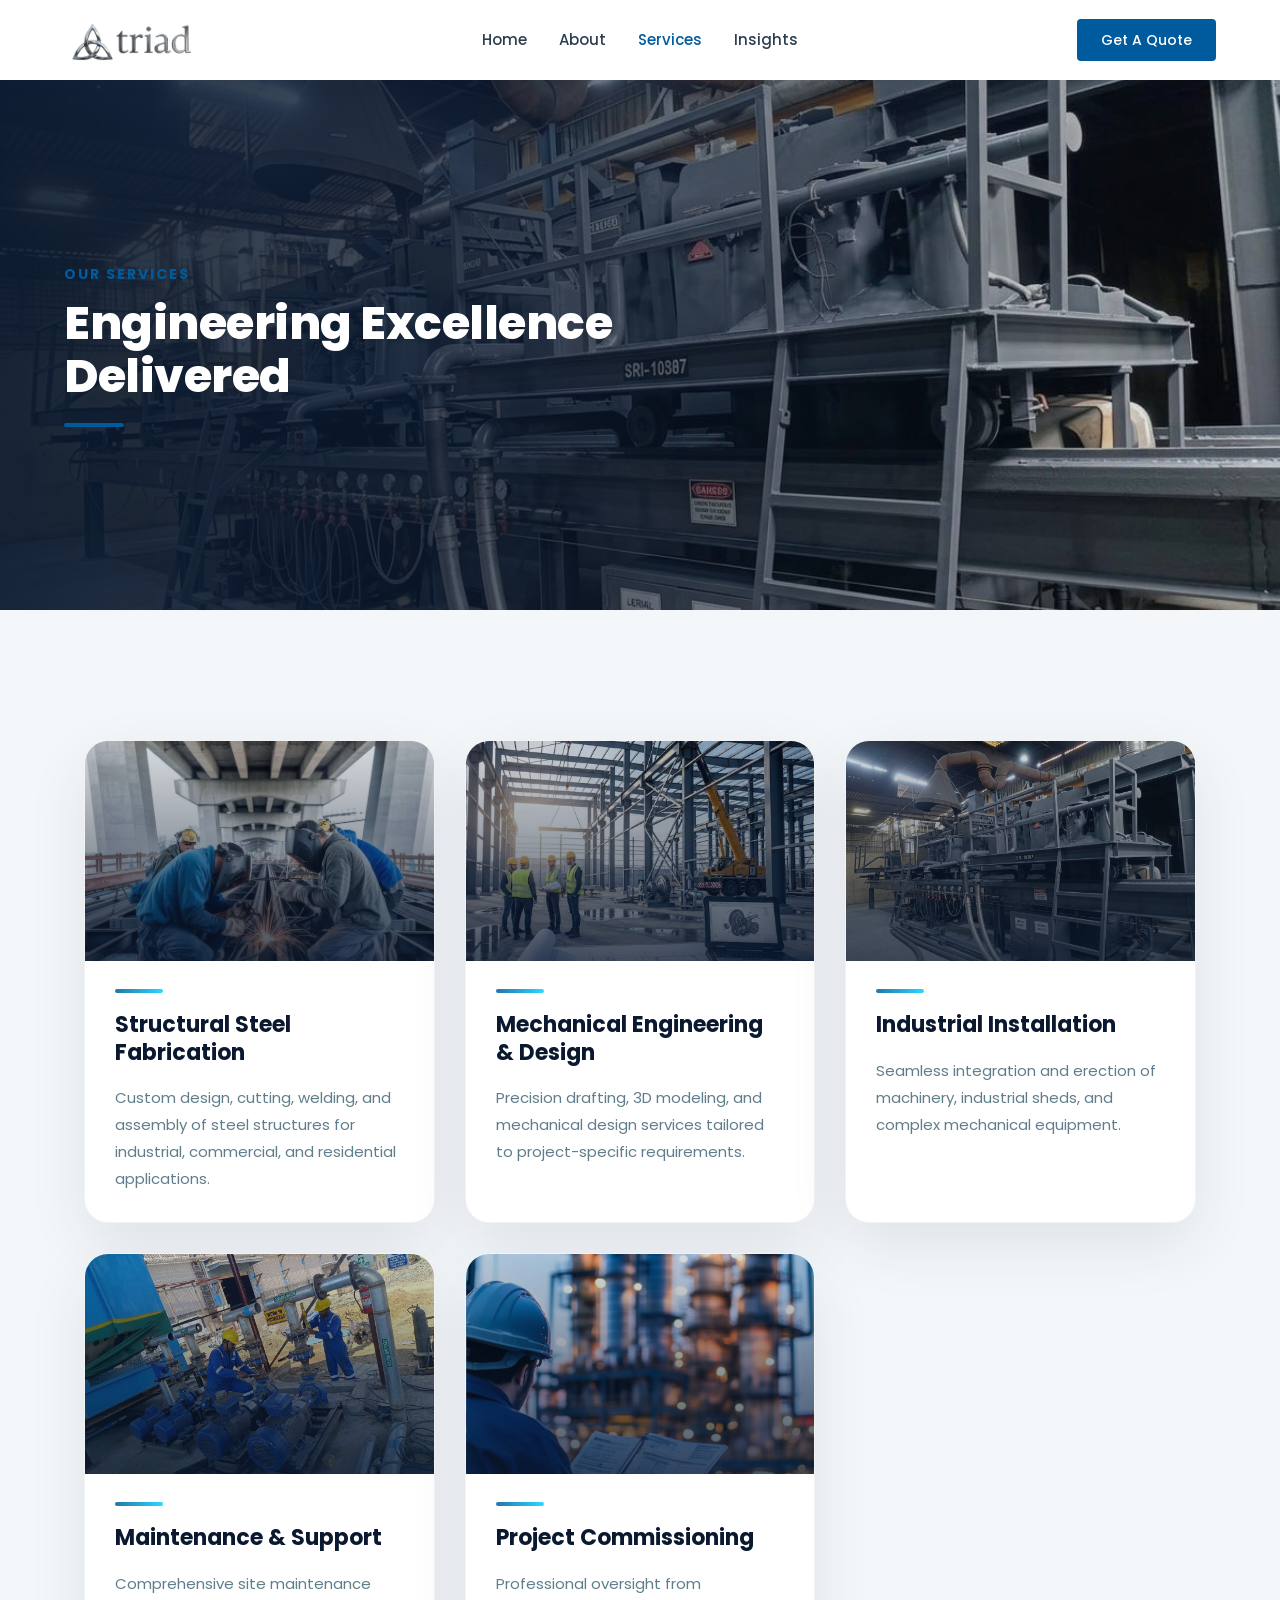
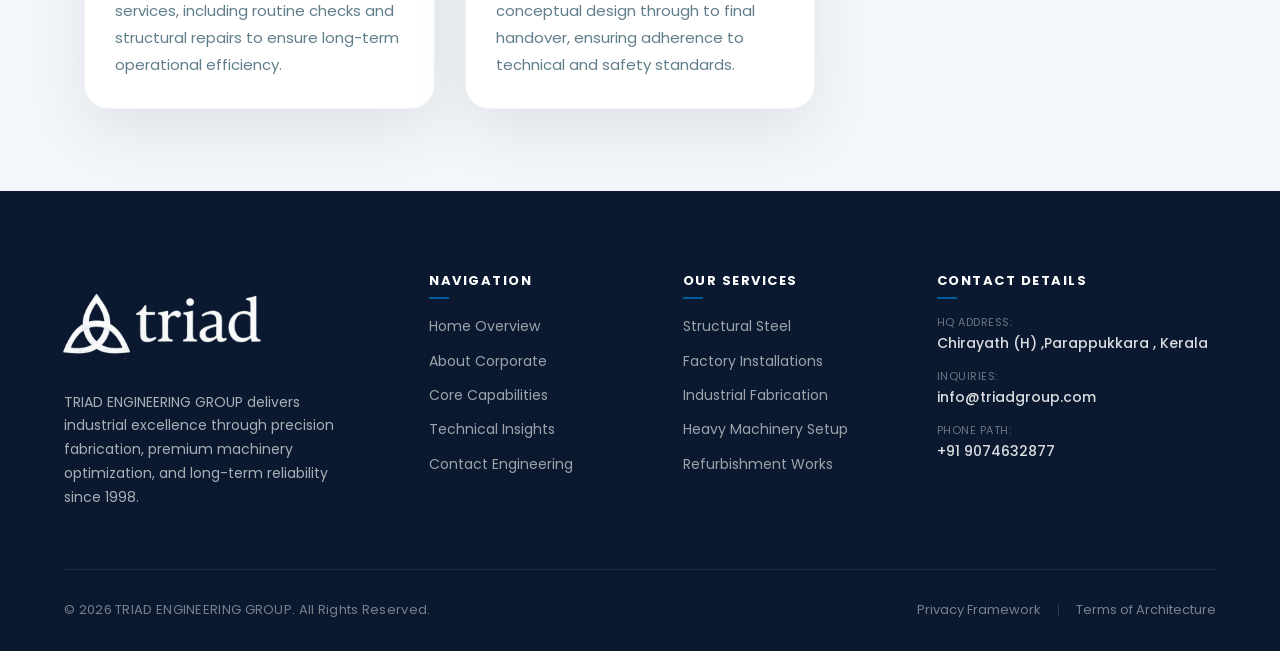
<file: services.html>
<!DOCTYPE html>
<html lang="en">
<head>
    <meta charset="UTF-8">
    <meta name="viewport" content="width=device-width, initial-scale=1.0">
    <title>Core Services | Triad Engineering Group</title>
    <link rel="stylesheet" href="style.css">
    <link href="https://fonts.googleapis.com/css2?family=Poppins:wght@300;400;500;600;700&display=swap" rel="stylesheet">
</head>
<body>

   
   <!-- Shared Navigation Header -->
    <header class="main-header">
        <div class="container header-flex">
            <a href="index.html" class="brand-logo">
                <img src="images/Triad_line.png" alt="Triad Engineering Group Logo" class="logo-img">
                
            </a>
            <nav class="nav-menu">
                <a href="index.html" class="nav-link">Home</a>
                <a href="about.html" class="nav-link">About</a>
                <a href="services.html" class="nav-link">Services</a>
                <a href="insights.html" class="nav-link">Insights</a>
                <a href="contact.html" class="nav-btn">Get A Quote</a>
            </nav>
            <button class="mobile-toggle" aria-label="Toggle Menu">
                <span></span><span></span><span></span>
            </button>
        </div>
    </header>


    <!-- Page Title Segment -->
    <section class="internal-hero" style="background-image: url('images/Tri5.jpeg');">
        <div class="hero-left-shade-overlay"></div>
        <div class="container">
            <div class="hero-content-left">
                <h2 class="hero-subtitle">Our Services</h2>
                <h1 class="hero-title">Engineering Excellence Delivered</h1>
                <div class="hero-underline"></div>
            </div>
        </div>
    </section>

    <!-- Core Services Grid Blueprint -->
    <section class="services-section">
        <div class="container">
            <div class="services-grid">
                <div class="service-card">
                    <div class="service-card-media" style="background-image: url('images/Structural_Steel_Fabricators.jpg');">

                        <div class="service-card-media-overlay"></div>
                    </div>
                    <div class="service-card-copy">
                        <h3>Structural Steel Fabrication</h3>
                        <p>Custom design, cutting, welding, and assembly of steel structures for industrial, commercial, and residential applications.</p>
                    </div>
                </div>
                <div class="service-card">
                    <div class="service-card-media" style="background-image: url('images/mechEngineering_design.png');">
                       
                        <div class="service-card-media-overlay"></div>
                    </div>
                    <div class="service-card-copy">
                        <h3>Mechanical Engineering & Design</h3>
                        <p>Precision drafting, 3D modeling, and mechanical design services tailored to project-specific requirements.</p>
                    </div>
                </div>
                <div class="service-card">
                    <div class="service-card-media" style="background-image: url('images/Tri5.jpeg');">
                        
                        <div class="service-card-media-overlay"></div>
                    </div>
                    <div class="service-card-copy">
                        <h3>Industrial Installation</h3>
                        <p>Seamless integration and erection of machinery, industrial sheds, and complex mechanical equipment.</p>
                    </div>
                </div>
                <div class="service-card">
                    <div class="service-card-media" style="background-image: url('images/Tri6.jpeg');">
                        
                        <div class="service-card-media-overlay"></div>
                    </div>
                    <div class="service-card-copy">
                        <h3>Maintenance & Support</h3>
                        <p>Comprehensive site maintenance services, including routine checks and structural repairs to ensure long-term operational efficiency.</p>
                    </div>
                </div>
                <div class="service-card">
                    <div class="service-card-media" style="background-image: url('images/commesioning.jpg');">
                        
                        <div class="service-card-media-overlay"></div>
                    </div>
                    <div class="service-card-copy">
                        <h3>Project Commissioning</h3>
                        <p>Professional oversight from conceptual design through to final handover, ensuring adherence to technical and safety standards.</p>
                    </div>
                </div>
            </div>
        </div>
    </section>

      <!-- Shared Global Footer Elements -->
    <footer class="global-footer">
    <div class="container">
        
        <div class="footer-main-grid">
            
            <div class="footer-brand-col">
                <div class="footer-logo">
                    <img src="images/white_logo.png" alt="Triad Engineering Group Logo" class="footer-logo-img">
                </div>
                <p class="brand-description">
                    TRIAD ENGINEERING GROUP delivers industrial excellence through precision fabrication, premium machinery optimization, and long-term reliability since 1998.
                </p>
            </div>

            <div class="footer-col">
                <h5>Navigation</h5>
                <ul>
                    <li><a href="index.html">Home Overview</a></li>
                    <li><a href="about.html">About Corporate</a></li>
                    <li><a href="services.html">Core Capabilities</a></li>
                    <li><a href="insights.html">Technical Insights</a></li>
                    <li><a href="contact.html">Contact Engineering</a></li>
                </ul>
            </div>

            <div class="footer-col">
                <h5>Our Services</h5>
                <ul>
                    <li><a href="services.html">Structural Steel</a></li>
                    <li><a href="services.html">Factory Installations</a></li>
                    <li><a href="services.html">Industrial Fabrication</a></li>
                    <li><a href="services.html">Heavy Machinery Setup</a></li>
                    <li><a href="services.html">Refurbishment Works</a></li>
                </ul>
            </div>

            <div class="footer-col">
                <h5>Contact Details</h5>
                <ul class="contact-meta-list">
                    <li>
                        <span class="meta-label">HQ Address:</span>
                        <span class="meta-value">Chirayath (H) ,Parappukkara , Kerala</span>
                    </li>
                    <li>
                        <span class="meta-label">Inquiries:</span>
                        <span class="meta-value"><a href="mailto:info@triadgroup.com">info@triadgroup.com</a></span>
                    </li>
                    <li>
                        <span class="meta-label">Phone Path:</span>
                        <span class="meta-value">+91 9074632877</span>
                    </li>
                </ul>
            </div>

        </div>

        <div class="footer-bottom-bar">
            <p>&copy; 2026 TRIAD ENGINEERING GROUP. All Rights Reserved.</p>
            <div class="footer-legal-links">
                <a href="#">Privacy Framework</a>
                <span class="legal-divider">|</span>
                <a href="#">Terms of Architecture</a>
            </div>
        </div>

    </div>
</footer>


    <script src="script.js"></script>
</body>
</html>
</file>
<file: style.css>
/* --- Core Brand Styles & Variable Definitions --- */
:root {
    --primary-deep: #0A192F;      /* Emirates NBD Style Premium Dark Navy */
    --accent-blue: #005B9E;       /* Professional Corporate Blue */
    --light-bg: #F4F7FA;          /* Clear Layout Gray-White */
    --text-main: #2C3E50;
    --text-light: #607D8B;
    --white: #FFFFFF;
    --border-color: #E2E8F0;
    --max-width: 1200px;
    --font-stack: 'Poppins', sans-serif;
    --transition: all 0.3s cubic-bezier(0.16, 1, 0.3, 1);
}

* { box-sizing: border-box; margin: 0; padding: 0; }
html { scroll-behavior: smooth; }
body { font-family: var(--font-stack); color: var(--text-main); background-color: var(--white); line-height: 1.6; }
.container { width: 100%; max-width: var(--max-width); margin: 0 auto; padding: 0 24px; }
.text-center { text-align: center; }

/* --- Top Utility Strip --- */
.top-utility-bar { background-color: var(--primary-deep); border-bottom: 1px solid rgba(255, 255, 255, 0.1); font-size: 13px; }
.utility-flex { display: flex; justify-content: space-between; align-items: center; height: 40px; }
.segment-switches { display: flex; height: 100%; }
.segment { color: rgba(255, 255, 255, 0.7); text-decoration: none; display: flex; align-items: center; padding: 0 16px; border-right: 1px solid rgba(255, 255, 255, 0.1); transition: var(--transition); }
.segment:hover, .segment.active { background-color: rgba(255, 255, 255, 0.05); color: var(--white); }
.utility-links a { color: rgba(255, 255, 255, 0.7); text-decoration: none; margin-left: 20px; }

/* --- Navigation Header --- */
.main-header { background-color: var(--white); box-shadow: 0 4px 20px rgba(0, 0, 0, 0.03); position: sticky; top: 0; z-index: 1000; }
.header-flex { display: flex; justify-content: center; align-items: center; height: 80px; position: relative; }
.brand-logo { position: absolute; left: 24px; font-weight: 700; font-size: 22px; color: var(--primary-deep); text-decoration: none; letter-spacing: -0.5px; display: flex; flex-direction: row; align-items: center; gap: 16px; line-height: 1; }
.brand-logo span { font-size: 11px; text-transform: uppercase; letter-spacing: 2px; color: var(--accent-blue); margin-top: 2px; }
.logo-img { height: 60px; width: auto; }
.logo-text { display: flex; flex-direction: column; }
.tagline { font-size: 11px; text-transform: uppercase; letter-spacing: 2px; color: var(--accent-blue); margin-top: 2px; }
.nav-menu { display: flex; align-items: center; gap: 32px; }
.nav-link { color: var(--text-main); text-decoration: none; font-weight: 500; font-size: 15px; transition: var(--transition); }
.nav-link:hover, .nav-link.active { color: var(--accent-blue); }
.nav-btn { position: absolute; right: 24px; background-color: var(--accent-blue); color: var(--white); text-decoration: none; padding: 10px 24px; border-radius: 4px; font-weight: 500; font-size: 14px; transition: var(--transition); }
.nav-btn:hover { background-color: #004475; transform: translateY(-1px); }
.mobile-toggle { display: none; background: none; border: none; cursor: pointer; flex-direction: column; gap: 6px; position: absolute; right: 24px; }
.mobile-toggle span { width: 24px; height: 2px; background-color: var(--primary-deep); transition: var(--transition); }

/* --- Heroes & Titles --- */
.hero-banner { background: linear-gradient(135deg, #ffffff 0%, var(--light-bg) 100%); padding: 100px 0; overflow: hidden; }
.hero-grid { display: grid; grid-template-columns: 1fr 1fr; align-items: center; gap: 60px; }
.badge { background-color: rgba(0, 91, 158, 0.1); color: var(--accent-blue); padding: 6px 16px; border-radius: 50px; font-size: 12px; font-weight: 600; letter-spacing: 1px; display: inline-block; margin-bottom: 24px; }
.hero-content h1 { font-size: 46px; color: var(--primary-deep); line-height: 1.15; margin-bottom: 24px; font-weight: 700; }
.hero-content p { font-size: 17px; color: var(--text-light); margin-bottom: 40px; }
.hero-actions { display: flex; gap: 16px; }
.btn { padding: 14px 32px; border-radius: 4px; text-decoration: none; font-weight: 500; font-size: 15px; transition: var(--transition); display: inline-block; }
.btn-primary { background-color: var(--accent-blue); color: var(--white); }
.btn-primary:hover { background-color: #004475; box-shadow: 0 8px 24px rgba(0, 91, 158, 0.25); }
.btn-secondary { background-color: transparent; color: var(--primary-deep); border: 1px solid var(--border-color); }
.btn-secondary:hover { background-color: rgba(0, 0, 0, 0.02); border-color: var(--primary-deep); }
.hero-visual { position: relative; background: linear-gradient(45deg, var(--primary-deep), #1e293b); height: 380px; border-radius: 8px; box-shadow: 0 20px 40px rgba(0,0,0,0.1); display: flex; align-items: flex-end; padding: 30px; }
.abstract-card { background-color: var(--white); padding: 24px; border-radius: 8px; box-shadow: 0 10px 30px rgba(0,0,0,0.15); width: 80%; }
.stat-number { display: block; font-size: 36px; font-weight: 700; color: var(--accent-blue); line-height: 1; }
.stat-label { font-size: 13px; color: var(--text-light); text-transform: uppercase; }

/* --- Cinematic Internal Hero System --- */
.internal-hero {
    position: relative;
    min-height: 530px; /* Grants a solid industrial height footprint */
    display: flex;
    align-items: center;
    /* Loads your image asset as a beautifully centered backdrop cover */
    background-size: cover;
    background-position: center right; /* Anchors the image positioning focal track to the right side */
    overflow: hidden;
}

/* Directional Left-To-Right Shade Overlay Engine
   Protects text readability on the left while revealing raw graphics on the right 
*/
.hero-left-shade-overlay {
    position: absolute;
    top: 0;
    left: 0;
    width: 100%;
    height: 100%;
    /* Heavy solid mask near text lines tapering down smoothly to 0% opacity over the right half */
    background: linear-gradient(
        to right,
        rgba(10, 25, 47, 0.92) 0%,
        rgba(10, 25, 47, 0.75) 35%,
        rgba(10, 25, 47, 0.4) 60%,
        rgba(10, 25, 47, 0) 100%
    );
    z-index: 1;
    pointer-events: none;
}

/* Structural Alignment Overrides */
.internal-hero .container {
    position: relative;
    z-index: 2; /* Pushes content forward cleanly over the shadow layer track */
    width: 100%;
}

.hero-content-left {
    max-width: 550px; /* Holds typography bounds completely within the darkest zone of the shade gradient */
}

.hero-subtitle {
    font-size: 14px;
    font-weight: 700;
    color: #005b9e; /* Signature Brand Blue Accent */
    text-transform: uppercase;
    letter-spacing: 2px;
    margin: 0 0 12px 0;
}

.hero-title {
    font-size: 46px;
    font-weight: 800;
    color: var(--white);
    line-height: 1.15;
    margin: 0 0 20px 0;
    letter-spacing: -0.5px;
}

.hero-underline {
    width: 60px;
    height: 4px;
    background-color: #005b9e;
    border-radius: 2px;
}

/* Responsive adjustment for small viewport tracks */
@media (max-width: 768px) {
    .internal-hero {
        min-height: 320px;
    }
    
    .hero-title {
        font-size: 34px;
    }
    
    /* Solidifies the tint baseline over mobile targets where screens are narrower */
    .hero-left-shade-overlay {
        background: rgba(10, 25, 47, 0.85);
    }
}

/* --- Content Sections --- */
.about-section { padding: 80px 0; }
.section-header h2 { font-size: 32px; color: var(--primary-deep); font-weight: 700; }
.subtitle { color: var(--text-light); font-size: 16px; margin-top: 8px; }
.about-grid { display: grid; grid-template-columns: 1fr 1fr; gap: 60px; align-items: start; }
.about-main-text p { font-size: 16px; color: var(--text-main); line-height: 1.8; }
.vision-mission-cards { display: flex; flex-direction: column; gap: 24px; }
.vm-card { background-color: var(--white); border: 1px solid var(--border-color); padding: 32px; border-radius: 8px; position: relative; overflow: hidden; }
.card-icon-strip { position: absolute; top: 0; left: 0; width: 4px; height: 100%; background-color: var(--primary-deep); }
.card-icon-strip.blue-strip { background-color: var(--accent-blue); }
.vm-card h3 { font-size: 20px; color: var(--primary-deep); margin-bottom: 12px; }

/* --- Services Grid --- */
.services-section { background-color: var(--light-bg); padding: 80px 0; }
.services-grid { display: grid; grid-template-columns: repeat(auto-fit, minmax(320px, 1fr)); gap: 32px; }
.service-card { 
    background-color: var(--white); 
    border-radius: 24px; 
    overflow: hidden;
    box-shadow: 0 22px 60px rgba(10, 25, 47, 0.09);
    transition: transform 0.4s ease, box-shadow 0.4s ease;
    border: 1px solid rgba(10, 25, 47, 0.05);
    display: flex;
    flex-direction: column;
}

.service-card:hover {
    transform: translateY(-8px);
    box-shadow: 0 30px 80px rgba(10, 25, 47, 0.14);
}

.service-card-media {
    position: relative;
    min-height: 220px;
    background-size: cover;
    background-position: center;
    display: flex;
    align-items: flex-end;
    padding: 24px;
}

.service-card-media-overlay {
    position: absolute;
    inset: 0;
    background: linear-gradient(180deg, rgba(10, 25, 47, 0.15) 0%, rgba(10, 25, 47, 0.75) 100%);
}


.service-card-copy {
    padding: 28px 30px 30px;
    display: flex;
    flex-direction: column;
    gap: 18px;
}

.service-card h3 { 
    font-size: 22px; 
    color: var(--primary-deep); 
    margin: 0;
    font-weight: 700;
    line-height: 1.25;
}

.service-card p { 
    color: var(--text-light); 
    font-size: 15px; 
    line-height: 1.8;
    margin: 0;
}

.service-card-copy::before {
    content: '';
    display: block;
    width: 48px;
    height: 4px;
    background: linear-gradient(90deg, #005b9e, #00D4FF);
    border-radius: 999px;
    opacity: 0.85;
}


/* --- Tabs & Metrics --- */
.why-section { padding: 80px 0; }
.Boxed-Layout { background-color: var(--primary-deep); color: var(--white); border-radius: 12px; padding: 60px; }
.why-grid { display: grid; grid-template-columns: 1fr 1fr; gap: 60px; align-items: center; }
.why-left h2 { font-size: 32px; margin-bottom: 16px; }
.why-left p { color: rgba(255,255,255,0.7); margin-bottom: 32px; }
.metric-list-selectors { display: flex; flex-direction: column; gap: 12px; }
.metric-tab { background: transparent; border: 1px solid rgba(255,255,255,0.1); color: rgba(255,255,255,0.8); text-align: left; padding: 14px 20px; border-radius: 6px; cursor: pointer; font-family: var(--font-stack); font-size: 15px; transition: var(--transition); }
.metric-tab:hover, .metric-tab.active { background-color: var(--accent-blue); color: var(--white); border-color: var(--accent-blue); }
.why-right { background-color: rgba(255,255,255,0.04); padding: 40px; border-radius: 8px; border: 1px solid rgba(255,255,255,0.05); min-height: 200px; display: flex; align-items: center; }
.metric-content { display: none; }
.metric-content.active { display: block; animation: fadeIn 0.4s ease; }
.metric-content h3 { font-size: 24px; margin-bottom: 16px; color: var(--white); }
.metric-content p { color: rgba(255,255,255,0.7); font-size: 16px; }

.metric-details-card {
    position: relative;
    border-radius: 24px;
    overflow: hidden;
    min-height: 340px;
    background-size: cover;
    background-position: center;
    display: flex;
    align-items: flex-end;
    box-shadow: 0 24px 60px rgba(0, 0, 0, 0.14);

    /* --- ADDED FOR DEEPER DARKNESS --- */
    /* 1. Creates a solid dark tint that blends directly into your background image background */
    background-color: rgba(10, 25, 47, 0.40); /* A deep premium navy tint at 65% opacity */
    
    /* 2. Tells CSS to multiply the background image layers together, making shadows richer */
    background-blend-mode: multiply;

    /* 3. Smooth transition if you want to animate the darkness level on hover */
    transition: var(--transition, all 0.4s ease);
}

.metric-details-overlay {
    position: absolute;
    inset: 0;
    background: linear-gradient(180deg, rgba(10, 25, 47, 0.3) 0%, rgba(10, 25, 47, 0.85) 100%);
}

.metric-details-content {
    position: relative;
    z-index: 2;
    padding: 28px 30px 32px;
    color: var(--white);
    max-width: 100%;
}

.metric-image-label {
    display: inline-flex;
    align-items: center;
    justify-content: center;
    font-weight: 700;
    font-size: 13px;
    letter-spacing: 1.5px;
    text-transform: uppercase;
    background: rgba(255, 255, 255, 0.12);
    color: #ECEFF4;
    padding: 8px 14px;
    border-radius: 999px;
    margin-bottom: 18px;
}

.metric-details-content h3 {
    font-size: 32px;
    font-weight: 800;
    margin: 0 0 16px 0;
    line-height: 1.1;
    color: var(--white);
}

.metric-details-content p {
    color: rgba(255, 255, 255, 0.85);
    font-size: 16px;
    line-height: 1.8;
    margin: 0;
}

@media (max-width: 900px) {
    .metric-details-card {
        min-height: 260px;
    }

    .metric-details-content {
        padding: 22px 22px 26px;
    }

    .metric-details-content h3 {
        font-size: 26px;
    }
}

@media (max-width: 900px) {
    .metric-details-card {
        border-radius: 18px;
    }

    .metric-details-image {
        min-height: 200px;
    }

    .metric-details-copy h3 {
        font-size: 24px;
    }
}

/* ==========================================================================
   PORTFOLIO GATEWAY BRIDGE SECTION (Replaces old video block)
   ========================================================================== */
.portfolio-gateway-section {
    padding: 60px 0 120px 0;
    background-color: #F8FAFC; /* Keeps consistency with your card section backdrop */
    width: 100%;
}

.gateway-card {
    position: relative;
    background-color: var(--primary-deep); /* Premium dark corporate deep tone */
    border-radius: 16px;
    padding: 60px 50px;
    overflow: hidden;
    box-shadow: 0 20px 50px rgba(10, 25, 47, 0.12);
}

/* Subtle architectural layout mesh pattern for a premium blueprint aesthetic */
.gateway-grid-overlay {
    position: absolute;
    top: 0;
    left: 0;
    width: 100%;
    height: 100%;
    background-image: linear-gradient(rgba(255, 255, 255, 0.02) 1px, transparent 1px),
                      linear-gradient(90deg, rgba(255, 255, 255, 0.02) 1px, transparent 1px);
    background-size: 20px 20px;
    pointer-events: none;
    z-index: 1;
}

.gateway-content {
    position: relative;
    z-index: 2;
    max-width: 650px;
}

.gateway-tag {
    display: inline-block;
    color: var(--accent-blue);
    font-size: 11px;
    font-weight: 700;
    text-transform: uppercase;
    letter-spacing: 2px;
    margin-bottom: 16px;
}

.gateway-content h2 {
    font-size: 32px;
    color: var(--white);
    font-weight: 700;
    margin: 0 0 14px 0;
    letter-spacing: -0.5px;
    line-height: 1.3;
    font-family: var(--font-stack);
}

.gateway-content p {
    font-size: 15.5px;
    line-height: 1.65;
    color: rgba(255, 255, 255, 0.7); /* Highly legible translucent white */
    margin-bottom: 32px;
    font-family: var(--font-stack);
}

/* --- High-End SaaS Interactive Link Button --- */
.gateway-btn {
    display: inline-flex;
    align-items: center;
    gap: 10px;
    background-color: var(--accent-blue); /* Solid brand signature color */
    color: var(--white) !important;
    text-decoration: none;
    padding: 14px 28px;
    border-radius: 6px;
    font-size: 14px;
    font-weight: 600;
    letter-spacing: 0.3px;
    transition: var(--transition, all 0.3s ease);
}

.btn-arrow {
    transition: transform 0.3s cubic-bezier(0.16, 1, 0.3, 1);
}

/* Hover Interaction Mechanics */
.gateway-btn:hover {
    background-color: var(--white);
    color: var(--primary-deep) !important;
    box-shadow: 0 10px 25px rgba(0, 0, 0, 0.15);
    transform: translateY(-2px);
}

.gateway-btn:hover .btn-arrow {
    transform: translateX(4px); /* Slick vector arrow slide animation */
}

/* Responsive Overrides */
@media (max-width: 768px) {
    .gateway-card {
        padding: 45px 30px;
    }
    .gateway-content h2 {
        font-size: 26px;
    }
    .gateway-content p {
        font-size: 14.5px;
    }
}

/* --- Contact & Footer --- */
/* ==========================================================================
   EXECUTIVE SPLIT-PANEL CONTACT ARCHITECTURE (Customized)
   ========================================================================== */
.contact-page-wrapper {
    background-color: #F8FAFC;
    width: 100%;
}

/* --- Top Dark Banner --- */
.contact-hero-banner {
    position: relative;
    padding: 110px 0 190px 0; /* Creates spatial pocket for card overlap */
    background-color: #191c1d; /* Clean dark theme background */
    background-image: url('images/buildng.png');
    background-size: cover;
    background-position: center 35%;
    background-repeat: no-repeat;
}

/* Multiplied dark vector overlay using your slate hex */
.hero-banner-overlay {
    position: absolute;
    top: 0;
    left: 0;
    width: 100%;
    height: 100%;
    background-color: rgba(25, 28, 29, 0.85);
    background-blend-mode: multiply;
    z-index: 1;
}

.hero-banner-content {
    position: relative;
    z-index: 2;
}

.hero-pretitle {
    display: block;
    font-size: 11px;
    font-weight: 700;
    color: rgba(255, 255, 255, 0.5);
    letter-spacing: 2px;
    text-transform: uppercase;
    margin-bottom: 16px;
    font-family: var(--font-stack);
}

.hero-banner-content h1 {
    font-size: 46px;
    font-weight: 700;
    color: var(--white);
    margin: 0 0 12px 0;
    letter-spacing: -0.5px;
    font-family: var(--font-stack);
}

.hero-banner-content p {
    font-size: 16px;
    color: rgba(255, 255, 255, 0.65);
    margin: 0;
    font-weight: 400;
}

/* --- Floating Dashboard Component Overlap --- */
.contact-form-section {
    padding: 0 0 120px 0;
    position: relative;
    z-index: 3;
}

.split-contact-card {
    display: grid;
    grid-template-columns: 1fr 1.6fr;
    background-color: var(--white);
    border-radius: 12px;
    overflow: hidden;
    margin-top: -100px; /* Pulls container into the dark hero banner frame */
    box-shadow: 0 30px 70px rgba(25, 28, 29, 0.12);
}

/* --- Left Sidebar Component (Dark Matte Architecture) --- */
.card-sidebar-dark {
    background-color: #0a192f; /* Your custom premium dark background */
    padding: 48px 40px;
    display: flex;
    flex-direction: column;
    border-right: 1px solid rgba(255, 255, 255, 0.03);
}

.sidebar-intro {
    font-size: 14px;
    line-height: 1.65;
    color: rgba(255, 255, 255, 0.65);
    margin: 0 0 32px 0;
    font-family: var(--font-stack);
}

.sidebar-meta-block {
    background-color: rgba(255, 255, 255, 0.03);
    border: 1px solid rgba(255, 255, 255, 0.05);
    padding: 16px 20px;
    border-radius: 8px;
    margin-bottom: 16px;
    display: flex;
    flex-direction: column;
}

.meta-block-tag {
    font-size: 10px;
    text-transform: uppercase;
    letter-spacing: 1px;
    color: rgba(255, 255, 255, 0.4);
    font-weight: 600;
    margin-bottom: 4px;
}

.sidebar-meta-block strong {
    font-size: 14.5px;
    font-weight: 600;
    color: var(--white);
    font-family: var(--font-stack);
}

/* --- Right Side Input Engine Layout --- */
.card-inputs-light {
    padding: 50px 60px;
    background-color: var(--white);
    display: flex;
    align-items: center;
}

.structured-form {
    width: 100%;
}

.form-row {
    display: grid;
    grid-template-columns: 1fr 1fr;
    gap: 20px;
}

.form-field-group {
    display: flex;
    flex-direction: column;
    margin-bottom: 24px;
}

.form-field-group label {
    font-size: 11px;
    text-transform: uppercase;
    letter-spacing: 1px;
    font-weight: 700;
    color: #475569;
    margin-bottom: 8px;
    font-family: var(--font-stack);
}

/* Icon Integrated Input Group Frames */
.input-with-icon, .textarea-with-icon {
    position: relative;
    display: flex;
    align-items: center;
}

.input-with-icon svg, .textarea-with-icon svg {
    position: absolute;
    left: 18px;
    color: #94A3B8;
    pointer-events: none;
    transition: color 0.3s ease;
}

.textarea-with-icon svg {
    top: 18px; /* Anchor icon cleanly at the top of the message box */
}

.input-with-icon input, 
.textarea-with-icon textarea {
    width: 100%;
    padding: 14px 18px 14px 48px;
    border: 1px solid #E2E8F0;
    background-color: var(--white);
    border-radius: 6px;
    font-size: 14px;
    color: #191c1d;
    outline: none;
    transition: all 0.3s cubic-bezier(0.16, 1, 0.3, 1);
    font-family: var(--font-stack);
    resize: none;
}

/* Input Focus Glow mechanics matching deep blue theme */
.input-with-icon input:focus,
.textarea-with-icon textarea:focus {
    border-color: #002542; /* Deep Navy corporate button color */
    box-shadow: 0 0 0 4px rgba(0, 37, 66, 0.08);
}

.input-with-icon input:focus + svg,
.textarea-with-icon textarea:focus + svg {
    color: #002542;
}

/* --- Right-Aligned Minimal Button Set --- */
.form-action-row {
    display: flex;
    justify-content: flex-end; /* Aligns button to the right */
    width: 100%;
    margin-top: 12px;
}

.consultation-submit-action-btn {
    background-color: #002542; /* Premium Deep Navy theme */
    color: var(--white);
    border: none;
    padding: 16px 36px; /* Constrained padding instead of full width block */
    border-radius: 6px;
    font-size: 14px;
    font-weight: 600;
    cursor: pointer;
    transition: all 0.3s cubic-bezier(0.16, 1, 0.3, 1);
}

.consultation-submit-action-btn:hover {
    background-color: #00182C;
    transform: translateY(-2px);
    box-shadow: 0 8px 20px rgba(0, 37, 66, 0.15);
}

.consultation-submit-action-btn:active {
    transform: translateY(0);
}

/* --- Responsive Breakpoint Mechanics --- */
@media (max-width: 992px) {
    .split-contact-card {
        grid-template-columns: 1fr;
        margin-top: -60px;
        gap: 0;
    }

    .card-sidebar-dark,
    .card-inputs-light {
        padding: 40px 24px;
    }

    .card-inputs-light {
        align-items: stretch;
    }

    .form-row {
        grid-template-columns: 1fr;
        gap: 20px;
    }

    .form-action-row {
        justify-content: center;
    }

    .consultation-submit-action-btn {
        width: 100%;
    }
}

@media (max-width: 576px) {
    .hero-banner-content h1 {
        font-size: 34px;
    }

    .hero-banner-content p,
    .hero-slider-content p {
        font-size: 15px;
        margin-bottom: 24px;
    }

    .hero-slider-content h1 {
        font-size: 34px;
    }

    .hero-actions {
        flex-direction: column;
        align-items: stretch;
    }

    .hero-actions .btn {
        width: 100%;
    }

    .card-sidebar-dark,
    .card-inputs-light {
        padding: 30px 18px;
    }

    .split-contact-card {
        margin-top: -40px;
    }

    .about-split-grid {
        gap: 30px;
    }

    .about-graphic-canvas {
        min-height: 340px;
    }

    .main-industrial-frame {
        position: relative;
        width: 100%;
        height: 320px;
    }

    .offset-blueprint-frame {
        position: relative;
        width: 100px;
        height: 100px;
        right: auto;
        bottom: auto;
        margin-top: 20px;
    }

    .industries-grid {
        grid-template-columns: repeat(auto-fit, minmax(180px, 1fr));
    }

    .services-grid {
        padding: 0 10px;
        gap: 20px;
    }

    .services-grid .flip-step {
        height: auto;
        min-height: 320px;
    }

    .metric-list-selectors {
        flex-direction: row;
        flex-wrap: nowrap;
        overflow-x: auto;
        padding-bottom: 10px;
        margin-bottom: 18px;
        -webkit-overflow-scrolling: touch;
    }

    .metric-list-selectors::-webkit-scrollbar {
        display: none;
    }

    .metric-tab {
        min-width: 150px;
        flex: 0 0 auto;
        white-space: nowrap;
        font-size: 14px;
        padding: 12px 16px;
    }

    .why-right {
        padding: 24px;
        min-height: auto;
        align-items: flex-start;
    }

    .metric-details-card {
        min-height: 260px;
    }

    .footer-main-grid {
        grid-template-columns: 1fr;
        gap: 30px;
    }
}

.global-footer { background-color: var(--primary-deep); color: rgba(255,255,255,0.5); padding: 40px 0; font-size: 14px; border-top: 1px solid rgba(255,255,255,0.05); }
.footer-content { display: flex; flex-direction: column; align-items: center; gap: 30px; }
.footer-logo { display: flex; justify-content: center; }
.footer-logo-img { height: 80px; width: auto; }
.footer-bottom { display: flex; flex-direction: column; align-items: center; gap: 20px; text-align: center; }
.footer-bottom p { margin: 0; }
.footer-legal { display: flex; justify-content: center; gap: 24px; }
.footer-legal a { color: rgba(255,255,255,0.5); text-decoration: none; }
.footer-legal a:hover { color: var(--white); }

@keyframes fadeIn { from { opacity: 0; transform: translateY(10px); } to { opacity: 1; transform: translateY(0); } }
@keyframes pulse { 0% { box-shadow: 0 0 0 0 rgba(0, 91, 158, 0.4); } 70% { box-shadow: 0 0 0 15px rgba(0, 91, 158, 0); } 100% { box-shadow: 0 0 0 0 rgba(0, 91, 158, 0); } }

@media (max-width: 992px) {
    .hero-grid,
    .about-grid,
    .about-split-grid,
    .why-grid,
    .points-grid,
    .industries-grid,
    .contact-grid {
        grid-template-columns: 1fr;
        gap: 40px;
    }

    .hero-visual {
        height: 300px;
    }

    .mobile-toggle {
        display: flex;
        z-index: 1002;
    }

    .nav-menu {
        position: absolute;
        top: 80px;
        left: 0;
        right: 0;
        width: 100%;
        background-color: var(--white);
        flex-direction: column;
        padding: 24px 20px 30px;
        box-shadow: 0 20px 40px rgba(0, 0, 0, 0.08);
        display: none;
        gap: 16px;
    }

    .nav-menu.active {
        display: flex;
    }

    .nav-menu .nav-link,
    .nav-menu .nav-btn {
        width: 100%;
        text-align: left;
        position: static;
    }

    .nav-btn {
        margin-top: 10px;
    }

    .hero-slider-content {
        max-width: 92%;
        padding-right: 0;
    }

    .hero-actions {
        flex-wrap: wrap;
        gap: 12px;
    }

    .form-row {
        grid-template-columns: 1fr;
        gap: 0;
    }

    .about-graphic-canvas {
        min-height: 360px;
    }

    .main-industrial-frame {
        position: relative;
        width: 100%;
        height: 340px;
        margin-bottom: 24px;
    }

    .offset-blueprint-frame {
        position: absolute;
        bottom: -10px;
        right: 20px;
        width: 90px;
        height: 90px;
        margin-top: 0;
    }

    .about-split-grid {
        gap: 32px;
    }

    .why-right {
        padding: 28px;
        min-height: auto;
        align-items: flex-start;
    }

    .metric-list-selectors {
        flex-direction: row;
        flex-wrap: nowrap;
        overflow-x: auto;
        padding-bottom: 8px;
        margin-bottom: 18px;
        -webkit-overflow-scrolling: touch;
    }

    .metric-list-selectors::-webkit-scrollbar {
        display: none;
    }

    .metric-tab {
        min-width: 170px;
        flex: 0 0 auto;
        white-space: nowrap;
    }

    .metric-details-card {
        min-height: 300px;
    }
}
/* --- Hero Dynamic Banner Slider Style Block --- */
.hero-banner-slider {
    position: relative;
    height: 620px; /* Optimal desktop height */
    overflow: hidden;
    background-color: var(--primary-deep);
}

.slider-track {
    position: relative;
    width: 100%;
    height: 100%;
}

.hero-slide {
    position: absolute;
    top: 0;
    left: 0;
    width: 100%;
    height: 100%;
    opacity: 0;
    visibility: hidden;
    transition: opacity 0.8s cubic-bezier(0.25, 1, 0.5, 1), visibility 0.8s;
    display: flex;
    align-items: center;
    z-index: 1;
}

.hero-slide.active {
    opacity: 1;
    visibility: visible;
    z-index: 2;
}

.slide-bg-overlay {
    position: absolute;
    top: 0;
    left: 0;
    width: 100%;
    height: 100%;
    background-size: cover;
    background-position: center;
    transform: scale(1.05);
    transition: transform 6s ease-out;
    z-index: -1;
}

.hero-slide.active .slide-bg-overlay {
    transform: scale(1);
}

.hero-slider-content {
    color: var(--white);
    max-width: 680px;
    z-index: 5;
    transform: translateY(20px);
    transition: transform 0.8s cubic-bezier(0.25, 1, 0.5, 1);
}

.hero-slide.active .hero-slider-content {
    transform: translateY(0);
}

.hero-slider-content h1 {
    font-size: 48px;
    font-weight: 700;
    line-height: 1.15;
    margin-bottom: 20px;
    text-shadow: 0 2px 10px rgba(0, 0, 0, 0.3);
}

.hero-slider-content p {
    font-size: 17px;
    color: rgba(255, 255, 255, 0.9);
    margin-bottom: 36px;
    text-shadow: 0 1px 5px rgba(0, 0, 0, 0.2);
}

/* Secondary Light Action Button Variant */
.btn-secondary-light {
    background-color: transparent;
    color: var(--white);
    border: 1px solid rgba(255, 255, 255, 0.4);
}

.btn-secondary-light:hover {
    background-color: rgba(255, 255, 255, 0.1);
    border-color: var(--white);
}

/* --- Navigation Dot Mechanics --- */
.slider-controls {
    position: absolute;
    bottom: 30px;
    left: 0;
    width: 100%;
    z-index: 10;
}

.controls-flex {
    display: flex;
    justify-content: space-between;
    align-items: center;
}

.slider-dots {
    display: flex;
    gap: 12px;
}

.dot {
    width: 32px;
    height: 4px;
    background-color: rgba(255, 255, 255, 0.3);
    border: none;
    border-radius: 2px;
    cursor: pointer;
    transition: var(--transition);
}

.dot:hover {
    background-color: rgba(255, 255, 255, 0.6);
}

.dot.active {
    background-color: var(--accent-blue);
    width: 48px; /* Elongated layout highlight */
}

/* Arrow Navigation Buttons */
.arrow-btn {
    position: relative;
    width: 50px;
    height: 50px;
    background: transparent;
    border: none;
    cursor: pointer;
    display: flex;
    align-items: center;
    justify-content: center;
    transition: var(--transition);
    z-index: 10;
}

.arrow-left {
    margin-right: auto;
}

.arrow-right {
    margin-left: auto;
}

.arrow-left .circle-bg {
    position: absolute;
    width: 48px;
    height: 48px;
    border: 2px solid rgba(255, 255, 255, 0.4);
    border-radius: 50%;
    transition: var(--transition);
}

.arrow-left:hover .circle-bg {
    border-color: var(--accent-blue);
    box-shadow: 0 0 15px rgba(0, 91, 158, 0.5);
}

.arrow-right .circle-bg {
    position: absolute;
    width: 48px;
    height: 48px;
    border: 2px solid rgba(255, 255, 255, 0.4);
    border-radius: 50%;
    transition: var(--transition);
}

.arrow-right:hover .circle-bg {
    border-color: var(--accent-blue);
    box-shadow: 0 0 15px rgba(0, 91, 158, 0.5);
}

.arrow-icon {
    position: relative;
    z-index: 2;
    font-size: 24px;
    color: rgba(255, 255, 255, 0.7);
    transition: var(--transition);
}

.arrow-btn:hover .arrow-icon {
    color: var(--accent-blue);
}

@media (max-width: 768px) {
    .hero-banner-slider { height: 500px; }
    .hero-slider-content h1 { font-size: 32px; }
    .hero-slider-content p { font-size: 15px; }
}

/* --- NEW SECTIONS STYLING --- */

/* Section Headers */
/* ==========================================================================
   INDUSTRIAL MILESTONES & TRUST MARQUEE
   ========================================================================== */

.about-preview-section {
    padding: 120px 0;
    background-color: var(--white);
    width: 100%;
    overflow: hidden;
}

.text-center {
    text-align: center;
}

/* Updated Header Label (Modern Square Block Layout) */
.section-label {
    display: inline-block;
    background-color: var(--light-bg);
    color: var(--accent-blue);
    padding: 6px 14px;
    border-radius: 4px; /* Clean architectural corner instead of 50px capsule */
    font-size: 11px;
    font-weight: 700;
    text-transform: uppercase;
    letter-spacing: 1.5px;
    margin-bottom: 16px;
    border: 1px solid var(--border-color);
    font-family: var(--font-stack);
}

.section-header {
    margin-bottom: 64px;
}

.section-header h2 {
    font-size: 38px;
    color: var(--primary-deep);
    margin: 0;
    font-weight: 700;
    letter-spacing: -0.5px;
    font-family: var(--font-stack);
}

/* Sharp Metric Box Matrix Grid */
.highlights-grid {
    display: grid;
    grid-template-columns: repeat(auto-fit, minmax(240px, 1fr));
    gap: 24px;
    margin-bottom: 80px;
}

.highlight-item {
    background-color: var(--white);
    padding: 40px 32px;
    border-radius: 18px;
    text-align: left; /* Aligns content in a clean structural box format */
    border: 1px solid var(--border-color);
    position: relative;
    overflow: hidden;
    transition: var(--transition);
    display: flex;
    flex-direction: column;
    gap: 22px;
}

.highlight-icon {
    width: 72px;
    height: 72px;
    border-radius: 18px;
    background: linear-gradient(135deg, rgba(97, 97, 255, 0.14), rgba(97, 97, 255, 0.04));
    display: flex;
    align-items: center;
    justify-content: center;
    color: var(--accent-blue);
    font-size: 24px;
    box-shadow: 0 18px 40px rgba(97, 97, 255, 0.08);
}

.highlight-icon i {
    line-height: 1;
}

/* High-end decorative accent stripe */
.metric-accent-stripe {
    position: absolute;
    left: 0;
    top: 0;
    width: 4px;
    height: 100%;
    background-color: var(--border-color);
    transition: var(--transition);
}

.metric-big {
    font-size: 40px;
    font-weight: 800;
    color: var(--primary-deep);
    line-height: 1;
    margin-bottom: 12px;
    letter-spacing: -1px;
    font-family: var(--font-stack);
}

.highlight-item h3 {
    font-size: 20px;
    color: var(--primary-deep);
    margin: 0;
    font-weight: 700;
    letter-spacing: -0.3px;
    font-family: var(--font-stack);
}

/* Hover States */
.highlight-item:hover {
    transform: translateY(-4px);
    border-color: rgba(0, 91, 158, 0.2);
    box-shadow: 0 15px 35px rgba(10, 25, 47, 0.04);
}

.highlight-item:hover .metric-accent-stripe {
    background-color: var(--accent-blue);
}

/* Infinite Logo Marquee Ribbon System */
.marquee-trust-label {
    text-align: center;
    font-size: 11px;
    font-weight: 600;
    text-transform: uppercase;
    letter-spacing: 2px;
    color: var(--text-light);
    margin-bottom: 32px;
    opacity: 0.7;
    font-family: var(--font-stack);
}

.logo-marquee-wrapper {
    width: 100%;
    overflow: hidden;
    position: relative;
    padding: 10px 0;
}

.logo-marquee-wrapper::before,
.logo-marquee-wrapper::after {
    content: "";
    height: 100%;
    width: 150px;
    position: absolute;
    top: 0;
    z-index: 2;
    pointer-events: none;
}

.logo-marquee-wrapper::before {
    left: 0;
    background: linear-gradient(to right, var(--white) 0%, transparent 100%);
}

.logo-marquee-wrapper::after {
    right: 0;
    background: linear-gradient(to left, var(--white) 0%, transparent 100%);
}

.logo-marquee-track {
    display: flex;
    width: calc(200px * 12); 
    animation: infiniteLogoScroll 25s linear infinite;
}

.logo-slide {
    width: 200px;
    height: 50px;
    display: flex;
    align-items: center;
    justify-content: center;
    padding: 0 30px;
}

.logo-slide img {
    max-width: 100%;
    max-height: 100%;
    object-fit: contain;
    filter: grayscale(100%) opacity(50%);
    transition: var(--transition);
}

.logo-slide img:hover {
    filter: grayscale(0%) opacity(90%);
}

@keyframes infiniteLogoScroll {
    0% { transform: translateX(0); }
    100% { transform: translateX(calc(-200px * 6)); }
}

@media (max-width: 768px) {
    .section-header h2 { font-size: 32px; }
    .logo-marquee-wrapper::before, .logo-marquee-wrapper::after { width: 60px; }
    .logo-slide { width: 150px; padding: 0 15px; }
    .logo-marquee-track { width: calc(150px * 12); }
    @keyframes infiniteLogoScroll {
        100% { transform: translateX(calc(-150px * 6)); }
    }
}

/* About Preview Section */
/* --- Core Internal About Us Structural System --- */
.about-section {
    padding: 120px 0;
    background-color: var(--white);
}

.about-split-grid {
    display: grid;
    grid-template-columns: 1.1fr 1fr;
    gap: 80px;
    align-items: center;
}

/* Typography Enhancements */
.about-main-text h2 {
    font-size: 38px;
    color: var(--primary-deep);
    font-weight: 700;
    margin: 12px 0 24px 0;
    line-height: 1.2;
}

.about-main-text p {
    font-size: 15.5px;
    line-height: 1.75;
    color: var(--text-light);
    margin-bottom: 20px;
}

/* Inline Check Specs Layout */
.about-inline-specs {
    display: flex;
    gap: 20px;
    flex-wrap: wrap;
    margin-top: 30px;
}

.spec-inline-item {
    font-size: 13.5px;
    font-weight: 600;
    color: #2c3e50; /* Brand Core Purple-Blue Accent */
    background-color: #F0F3FF; /* Premium soft canvas tracking background */
    padding: 6px 16px;
    border-radius: 4px;
    letter-spacing: 0.3px;
}

/* --- Layered Offset Image Canvas Engine (Updated with EST. 1998 Block) --- */
.about-graphic-canvas {
    position: relative;
    width: 100%;
    height: 480px;
}

.main-industrial-frame {
    width: 85%;
    height: 450px;
    position: absolute;
    top: 0;
    left: 0;
    z-index: 1;
    overflow: hidden;
    box-shadow: 0 20px 40px rgba(10, 25, 47, 0.059);
}

/* 
   We keep your exact original positioning classes intact, 
   but turn the container into a smaller solid dark blue badge box
*/
.offset-blueprint-frame {
    width: 130px;                  /* Hardcoded small square layout width */
    height: 130px;                 /* Hardcoded small layout height */
    position: absolute;
    bottom: 0;
    right: 0;
    z-index: 5;
    overflow: hidden;
    background-color: var(--primary-deep); /* Uses your website's dark navy theme */
    border: 6px var(--white) solid; /* Retains clean architectural spacing separation */
    box-shadow: 0 15px 35px rgba(10, 25, 47, 0.15);
    
    /* Perfect flex centering alignment for text layout frames */
    display: flex;
    flex-direction: column;
    align-items: center;
    justify-content: center;
}

/* Hides the old 2nd image safely without editing the HTML file structure */
.offset-blueprint-frame .about-panel-img-sub {
    display: none;
}

/* 
   Using standard CSS pseudo-elements to perfectly inject the text 
   into the block dynamically without breaking layout grids
*/
.offset-blueprint-frame::before {
    content: "EST.";
    font-size: 11px;
    font-weight: 600;
    text-transform: uppercase;
    letter-spacing: 2px;
    color: rgba(255, 255, 255, 0.5); /* Crisp, slightly translucent white */
    margin-bottom: 2px;
    font-family: var(--font-stack);
}

.offset-blueprint-frame::after {
    content: "1998";
    font-size: 34px;
    font-weight: 800;
    color: var(--white);
    line-height: 1.1;
    letter-spacing: -0.5px;
    font-family: var(--font-stack);
}

/* Keeps your main frame image styling performing smoothly */
.about-panel-img {
    width: 100%;
    height: 100%;
    object-fit: cover;
    transition: transform 0.6s ease;
}
/* Interaction zoom state rules for heavy imaging modules */
.about-graphic-canvas:hover .about-panel-img {
    transform: scale(1.04);
}

/* --- Strategic Focus Section Header Architecture --- */
.strategic-focus-section {
    padding: 100px 0 130px 0;
    background-color: #F8FAFC; /* Clean premium grey backdrop canvas */
}

.strategic-focus-header {
    text-align: center;
    max-width: 650px;
    margin: 0 auto 60px auto;
}

.focus-pre-title {
    font-size: 12px;
    font-weight: 700;
    text-transform: uppercase;
    letter-spacing: 2px;
    color: #005b9e; /* Main signature accent blue */
    display: inline-block;
    margin-bottom: 12px;
}

.strategic-focus-header h2 {
    font-size: 36px;
    font-weight: 700;
    color: var(--primary-deep);
    margin: 0 0 16px 0;
    letter-spacing: -0.5px;
    line-height: 1.25;
}

.strategic-focus-header p {
    font-size: 15px;
    line-height: 1.65;
    color: var(--text-light);
    margin: 0;
}

/* --- High-End Refined Cards Framework Grid --- */
.vision-mission-cards {
    display: grid;
    grid-template-columns: repeat(auto-fit, minmax(320px, 1fr));
    gap: 32px;
}

.vm-card {
    background-color: var(--white);
    border: 1px solid var(--border-color);
    border-radius: 12px; /* Smooth professional bounding corners instead of cut clipping */
    padding: 50px 40px;
    position: relative;
    overflow: hidden; /* Binds our premium accent line inside the frame */
    transition: all 0.4s cubic-bezier(0.16, 1, 0.3, 1);
    
    /* Top-Right Technical Background Blueprint Controls */
    background-repeat: no-repeat;
    background-position: right 30px top 35px;
    background-size: 70px;
}

/* 
   Premium Opulent Indicator Line: 
   Sits flat invisibly at the top edge, and animates forward beautifully on hover 
*/
.vm-card::before {
    content: "";
    position: absolute;
    top: 0;
    left: 0;
    width: 100%;
    height: 4px;
    background-color: #005b9e;
    transform: scaleX(0);
    transform-origin: left;
    transition: transform 0.4s cubic-bezier(0.16, 1, 0.3, 1);
}

/* Interactive Hover States */
.vm-card:hover {
    transform: translateY(-6px);
    border-color: rgba(97, 97, 255, 0.3);
    box-shadow: 0 20px 40px rgba(97, 97, 255, 0.05), 0 1px 3px rgba(10, 25, 47, 0.02);
}

.vm-card:hover::before {
    transform: scaleX(1); /* Activates the sleek brand top accent bar smoothly */
}

.card-inner-layout {
    display: flex;
    flex-direction: column;
}

.vm-step-num {
    font-size: 12px;
    font-weight: 700;
    color: #005b9e;
    letter-spacing: 1.5px;
    margin-bottom: 24px;
    text-transform: uppercase;
}

.vm-card h3 {
    font-size: 22px;
    color: var(--primary-deep);
    font-weight: 600;
    margin: 0 0 16px 0;
    max-width: 75%; /* Maintains spatial margin separation around background vector graphics */
    letter-spacing: -0.3px;
}

.vm-card p {
    font-size: 14.5px;
    line-height: 1.7;
    color: var(--text-light);
    margin: 0;
}

/* --- Micro Vector Technical Graphics Custom Injector --- */

/* Card 1: Checklist Lines */
.card-mission {
    background-image: url("data:image/svg+xml,%3Csvg xmlns='http://www.w3.org/2000/svg' width='100' height='100' viewBox='0 0 100 100'%3E%3Cpath d='M20 30 h60 M20 50 h60 M20 70 h40' stroke='%236161FF' stroke-width='3.5' stroke-opacity='0.15' stroke-linecap='round' fill='none'/%3E%3C/svg%3E");
}
.card-mission:hover {
    background-image: url("data:image/svg+xml,%3Csvg xmlns='http://www.w3.org/2000/svg' width='100' height='100' viewBox='0 0 100 100'%3E%3Cpath d='M20 30 h60 M20 50 h60 M20 70 h40' stroke='%236161FF' stroke-width='3.5' stroke-opacity='0.35' stroke-linecap='round' fill='none'/%3E%3C/svg%3E");
}

/* Card 2: Blueprint Hex Cube */
.card-vision {
    background-image: url("data:image/svg+xml,%3Csvg xmlns='http://www.w3.org/2000/svg' width='100' height='100' viewBox='0 0 100 100'%3E%3Cpath d='M50 20 L80 35 L80 65 L50 80 L20 65 L20 35 Z M20 35 L50 50 L80 35 M50 50 L50 80' stroke='%236161FF' stroke-width='3' stroke-opacity='0.15' fill='none'/%3E%3C/svg%3E");
}
.card-vision:hover {
    background-image: url("data:image/svg+xml,%3Csvg xmlns='http://www.w3.org/2000/svg' width='100' height='100' viewBox='0 0 100 100'%3E%3Cpath d='M50 20 L80 35 L80 65 L50 80 L20 65 L20 35 Z M20 35 L50 50 L80 35 M50 50 L50 80' stroke='%236161FF' stroke-width='3' stroke-opacity='0.35' fill='none'/%3E%3C/svg%3E");
}

/* Card 3: Calibration Metrics */
.card-values {
    background-image: url("data:image/svg+xml,%3Csvg xmlns='http://www.w3.org/2000/svg' width='100' height='100' viewBox='0 0 100 100'%3E%3Ccircle cx='50' cy='50' r='28' stroke='%236161FF' stroke-width='3' stroke-opacity='0.15' fill='none'/%3E%3Cpath d='M50 15 L50 85 M15 50 L85 50' stroke='%236161FF' stroke-width='2' stroke-opacity='0.1'/%3E%3C/svg%3E");
}
.card-values:hover {
    background-image: url("data:image/svg+xml,%3Csvg xmlns='http://www.w3.org/2000/svg' width='100' height='100' viewBox='0 0 100 100'%3E%3Ccircle cx='50' cy='50' r='28' stroke='%236161FF' stroke-width='3' stroke-opacity='0.35' fill='none'/%3E%3Cpath d='M50 15 L50 85 M15 50 L85 50' stroke='%236161FF' stroke-width='2' stroke-opacity='0.25'/%3E%3C/svg%3E");
}

/* ==========================================================================
   SERVICES PREVIEW SECTION (PERFECTLY ALIGNED TEXT ENGINE)
   ========================================================================== */
.services-preview-section {
    padding: 100px 0;
    background-color: #F8FAFC;
}

.services-grid {
    display: grid;
    grid-template-columns: repeat(auto-fit, minmax(280px, 1fr));
    gap: 30px;
    margin-top: 50px;
    padding: 0 20px;
}

/* Master 3D Perspective Sandbox Frame */
.services-grid .flip-step {
    background-color: transparent;
    height: 380px; 
    perspective: 1200px;
}

/* Structural asset that handles the 180-degree flip animation */
.services-grid .flip-step-inner {
    position: relative;
    width: 100%;
    height: 100%;
    text-align: center;
    transition: transform 0.7s cubic-bezier(0.16, 1, 0.3, 1);
    transform-style: preserve-3d;
}

/* Action transition triggers on core card wrapper hover */
.services-grid .flip-step:hover .flip-step-inner {
    transform: rotateY(180deg);
}

/* Shared Core Sheet Alignment settings for Front and Back */
.services-grid .flip-step-front, 
.services-grid .flip-step-back {
    position: absolute;
    width: 100%;
    height: 100%;
    -webkit-backface-visibility: hidden; /* Fixes browser mirroring leaks */
    backface-visibility: hidden; 
    border-radius: 12px;
    padding: 40px 30px; /* Generous internal padding for breathing room */
    display: flex;
    flex-direction: column;
    justify-content: center;
    align-items: center;
    box-shadow: 0 10px 30px rgba(25, 28, 29, 0.06);
    box-sizing: border-box; /* Ensures padding doesn't break the height/width bounds */
}

/* --- Front Face Structural Parameters (Image + Dark Overlay) --- */
.services-grid .flip-step-front {
    background-size: cover;
    background-position: center;
    background-repeat: no-repeat;
    color: #ffffff;
    border: 1px solid rgba(0, 0, 0, 0.05);
    transform: rotateY(0deg);
}

/* The dark mask covering the front face image */
.services-grid .service-overlay {
    position: absolute;
    top: 0;
    left: 0;
    width: 100%;
    height: 100%;
    background-color: rgba(25, 28, 29, 0.65); /* Elegant dark shade mask tint */
    z-index: 1;
    border-radius: 12px;
}

.services-grid .flip-step-front h4 {
    position: relative;
    z-index: 2;
    font-size: 24px;
    color: #ffffff;
    margin: 0;
    font-weight: 700;
    line-height: 1.4;
    text-shadow: 0 2px 12px rgba(0, 0, 0, 0.4);
}

/* --- Back Face Structural Parameters (Flat Solid Dark Palette) --- */
.services-grid .flip-step-back {
    background: #0a192f; /* Solid industrial flat matte dark color theme */
    border: 1px solid rgba(255, 255, 255, 0.05);
    color: #ffffff;
    transform: rotateY(180deg); /* Pre-flipped to lock cleanly out of sight */
}

/* Highly optimized back face description text alignment */
.services-grid .flip-step-back p {
    font-size: 15px;               /* Sized up slightly for ultra-crisp readability */
    line-height: 1.7;              /* Relaxed line height to prevent text crowding */
    color: rgba(255, 255, 255, 0.9); /* High contrast off-white */
    margin: 0;
    text-align: center;            /* Balanced optical alignment */
    max-width: 90%;                /* Prevents lines from kissing the container borders */
    word-break: break-word;        /* Clean structural wrapping breaks */
}
/* Why Choose Section */
.why-choose-section {
    padding: 100px 0;
    background: linear-gradient(135deg, var(--primary-deep) 0%, rgba(10, 25, 47, 0.95) 100%);
    color: var(--white);
}

.why-choose-section .section-label,
.why-choose-section .section-header h2,
.why-choose-section .section-description {
    color: var(--white);
}

.why-choose-section .section-label {
    background-color: rgba(0, 91, 158, 0.2);
    border-color: rgba(0, 91, 158, 0.4);
    color: rgba(255, 255, 255, 0.9);
}

.why-choose-section .section-description {
    color: rgba(255, 255, 255, 0.8);
}

.points-grid {
    display: grid;
    grid-template-columns: repeat(auto-fit, minmax(280px, 1fr));
    gap: 32px;
    margin-top: 50px;
}

.point-item {
    display: flex;
    align-items: flex-start;
    gap: 16px;
}

.point-icon {
    font-size: 24px;
    color: var(--accent-blue);
    font-weight: 700;
    flex-shrink: 0;
}

.point-item h4 {
    font-size: 18px;
    color: var(--white);
    margin: 0;
    font-weight: 500;
}

/* Industries Section */
.industries-section {
    padding: 100px 0;
    background-color: var(--light-bg);
}

.industries-grid {
    display: grid;
    grid-template-columns: repeat(4, 1fr);
    gap: 16px;
    margin-top: 50px;
}

.industry-item {
    background-color: var(--white);
    border: 1px solid var(--border-color);
    transition: var(--transition);
    cursor: pointer;
    display: flex;
    flex-direction: column;
    overflow: hidden;
    min-height: 280px;
    height: auto;
}

.industry-image {
    width: 100%;
    min-height: 180px;
    height: auto;
    background-size: cover;
    background-position: center;
    background-repeat: no-repeat;
}

.industry-text {
    width: 100%;
    padding: 20px;
    display: flex;
    align-items: center;
    justify-content: center;
    text-align: center;
    font-weight: 600;
    color: var(--primary-deep);
    font-size: 15px;
    line-height: 1.4;
    min-height: 80px;
}

@media (max-width: 900px) {
    .industries-grid {
        grid-template-columns: repeat(auto-fit, minmax(180px, 1fr));
    }
    .industry-item {
        min-height: 300px;
    }
    .industry-image {
        min-height: 200px;
    }
}

@media (max-width: 576px) {
    .industries-grid {
        grid-template-columns: 1fr;
    }
    .industry-image {
        min-height: 220px;
    }
    .industry-text {
        font-size: 14px;
        padding: 18px;
        min-height: 90px;
    }
}

.industry-item:hover {
    box-shadow: 0 8px 20px rgba(0, 91, 158, 0.15);
    transform: translateY(-4px);
}

.industry-item:hover .industry-image {
    filter: brightness(0.85);
}

/* Process Section */
/* --- Isometric Engineering Shield Process Track --- */
.process-section {
    padding: 100px 0;
    background-color: #F4F7FA; /* Premium industrial background depth tint */
}

.process-geometry-track {
    display: grid;
    grid-template-columns: repeat(auto-fit, minmax(280px, 1fr));
    gap: 40px 24px;
    margin-top: 60px;
}

/* 
   Angled Hex-Shield Geometry Card
   Uses polygon coordinates to cut away corners for an advanced architectural shape
*/
.geo-step-card {
    background-color: var(--white);
    position: relative;
    /* Cuts the upper left and lower right corners at sharp architectural 30px angles */
    clip-path: polygon(30px 0%, 100% 0%, 100% calc(100% - 30px), calc(100% - 30px) 100%, 0% 100%, 0% 30px);
    padding: 45px 32px;
    min-height: 250px;
    transition: all 0.4s cubic-bezier(0.16, 1, 0.3, 1);
    
    /* Global Vector Alignment Settings */
    background-repeat: no-repeat;
    background-position: right 25px top 20px;
    background-size: 65px;
}

/* Interactive lift and accent pop on hover */
.geo-step-card:hover {
    transform: translateY(-6px);
    background-color: #F9FBFF; /* Shifts to an ultra-light clean blue hue */
}

/* Structural Internal Content Framework */
.geo-card-inner {
    display: flex;
    flex-direction: column;
    height: 100%;
}

.geo-card-num {
    font-size: 32px;
    font-weight: 800;
    color: rgba(0, 91, 158, 0.12); /* Large, high-end ghost numbering style */
    line-height: 1;
    margin-bottom: 16px;
    letter-spacing: -1px;
    transition: color 0.3s ease;
}

.geo-step-card:hover .geo-card-num {
    color: var(--accent-blue); /* Highlights number fully when user hovers */
}

.geo-step-card h4 {
    font-size: 17px;
    color: var(--primary-deep);
    margin: 0 0 10px 0;
    font-weight: 700;
    line-height: 1.4;
    max-width: 75%; /* Gives breathing room for the top-right illustration */
}

.geo-step-card p {
    font-size: 14px;
    line-height: 1.6;
    color: var(--text-light);
    margin: 0;
}

/* --- Integrated Step-by-Step Connector Arrows --- */
@media (min-width: 992px) {
    .geo-step-card:not(:last-child)::after {
        content: '→';
        position: absolute;
        bottom: 25px;
        right: 15px;
        font-size: 20px;
        font-weight: 700;
        color: var(--accent-blue);
        opacity: 0.4;
        transition: transform 0.3s ease, opacity 0.3s ease;
        z-index: 5;
    }

    .geo-step-card:hover::after {
        opacity: 1;
        transform: translateX(5px); /* Animated forward nudge */
    }
}

/* --- Clean High-Visibility Vector Illustrations (Top-Right Placed) --- */

.step-consultation {
    background-image: url("data:image/svg+xml,%3Csvg xmlns='http://www.w3.org/2000/svg' width='100' height='100' viewBox='0 0 100 100'%3E%3Cpath d='M20 30 h60 M20 50 h60 M20 70 h40' stroke='%23005B9E' stroke-width='3.5' stroke-opacity='0.2' stroke-linecap='round' fill='none'/%3E%3C/svg%3E");
}
.step-consultation:hover {
    background-image: url("data:image/svg+xml,%3Csvg xmlns='http://www.w3.org/2000/svg' width='100' height='100' viewBox='0 0 100 100'%3E%3Cpath d='M20 30 h60 M20 50 h60 M20 70 h40' stroke='%23005B9E' stroke-width='3.5' stroke-opacity='0.45' stroke-linecap='round' fill='none'/%3E%3C/svg%3E");
}

.step-design {
    background-image: url("data:image/svg+xml,%3Csvg xmlns='http://www.w3.org/2000/svg' width='100' height='100' viewBox='0 0 100 100'%3E%3Cpath d='M50 20 L80 35 L80 65 L50 80 L20 65 L20 35 Z M20 35 L50 50 L80 35 M50 50 L50 80' stroke='%23005B9E' stroke-width='3' stroke-opacity='0.2' fill='none'/%3E%3C/svg%3E");
}
.step-design:hover {
    background-image: url("data:image/svg+xml,%3Csvg xmlns='http://www.w3.org/2000/svg' width='100' height='100' viewBox='0 0 100 100'%3E%3Cpath d='M50 20 L80 35 L80 65 L50 80 L20 65 L20 35 Z M20 35 L50 50 L80 35 M50 50 L50 80' stroke='%23005B9E' stroke-width='3' stroke-opacity='0.45' fill='none'/%3E%3C/svg%3E");
}

.step-fabrication {
    background-image: url("data:image/svg+xml,%3Csvg xmlns='http://www.w3.org/2000/svg' width='100' height='100' viewBox='0 0 100 100'%3E%3Ccircle cx='50' cy='50' r='25' stroke='%23005B9E' stroke-width='3.5' stroke-opacity='0.2' fill='none'/%3E%3Ccircle cx='50' cy='50' r='10' stroke='%23005B9E' stroke-width='2.5' stroke-opacity='0.2' fill='none'/%3E%3C/svg%3E");
}
.step-fabrication:hover {
    background-image: url("data:image/svg+xml,%3Csvg xmlns='http://www.w3.org/2000/svg' width='100' height='100' viewBox='0 0 100 100'%3E%3Ccircle cx='50' cy='50' r='25' stroke='%23005B9E' stroke-width='3.5' stroke-opacity='0.45' fill='none'/%3E%3Ccircle cx='50' cy='50' r='10' stroke='%23005B9E' stroke-width='2.5' stroke-opacity='0.45' fill='none'/%3E%3C/svg%3E");
}

.step-installation {
    background-image: url("data:image/svg+xml,%3Csvg xmlns='http://www.w3.org/2000/svg' width='100' height='100' viewBox='0 0 100 100'%3E%3Cpath d='M10 80 L50 20 L90 80 Z M50 20 L50 80 M10 80 L50 50 L90 80' stroke='%23005B9E' stroke-width='3' stroke-opacity='0.2' fill='none'/%3E%3C/svg%3E");
}
.step-installation:hover {
    background-image: url("data:image/svg+xml,%3Csvg xmlns='http://www.w3.org/2000/svg' width='100' height='100' viewBox='0 0 100 100'%3E%3Cpath d='M10 80 L50 20 L90 80 Z M50 20 L50 80 M10 80 L50 50 L90 80' stroke='%23005B9E' stroke-width='3' stroke-opacity='0.45' fill='none'/%3E%3C/svg%3E");
}

.step-quality {
    background-image: url("data:image/svg+xml,%3Csvg xmlns='http://www.w3.org/2000/svg' width='100' height='100' viewBox='0 0 100 100'%3E%3Ccircle cx='50' cy='50' r='30' stroke='%23005B9E' stroke-width='3' stroke-opacity='0.2' fill='none'/%3E%3Cpath d='M50 10 L50 90 M10 50 L90 50' stroke='%23005B9E' stroke-width='2' stroke-opacity='0.15'/%3E%3C/svg%3E");
}
.step-quality:hover {
    background-image: url("data:image/svg+xml,%3Csvg xmlns='http://www.w3.org/2000/svg' width='100' height='100' viewBox='0 0 100 100'%3E%3Ccircle cx='50' cy='50' r='30' stroke='%23005B9E' stroke-width='3' stroke-opacity='0.45' fill='none'/%3E%3Cpath d='M50 10 L50 90 M10 50 L90 50' stroke='%23005B9E' stroke-width='2' stroke-opacity='0.3'/%3E%3C/svg%3E");
}

.step-handover {
    background-image: url("data:image/svg+xml,%3Csvg xmlns='http://www.w3.org/2000/svg' width='100' height='100' viewBox='0 0 100 100'%3E%3Cpath d='M20 20 L80 80 M80 20 L20 80' stroke='%23005B9E' stroke-width='3' stroke-opacity='0.2'/%3E%3Ccircle cx='50' cy='50' r='18' fill='%23FFFFFF' stroke='%23005B9E' stroke-width='3' stroke-opacity='0.2'/%3E%3C/svg%3E");
}
.step-handover:hover {
    background-image: url("data:image/svg+xml,%3Csvg xmlns='http://www.w3.org/2000/svg' width='100' height='100' viewBox='0 0 100 100'%3E%3Cpath d='M20 20 L80 80 M80 20 L20 80' stroke='%23005B9E' stroke-width='3' stroke-opacity='0.45'/%3E%3Ccircle cx='50' cy='50' r='18' fill='%23FFFFFF' stroke='%23005B9E' stroke-width='3' stroke-opacity='0.45'/%3E%3C/svg%3E");
}

/* Project Section */
/* Project Section base styling */
.project-section {
    padding: 100px 0;
    background-color: var(--light-bg);
    overflow: hidden; /* Encapsulates the infinite marquee slider gracefully */
}

.project-categories {
    display: flex;
    justify-content: center;
    flex-wrap: wrap;
    gap: 12px;
    margin-top: 40px;
    margin-bottom: 60px; /* Separates the toggle system from the dynamic tracks */
}

.category-btn {
    padding: 10px 20px;
    border: 1px solid var(--border-color);
    background-color: var(--white);
    border-radius: 50px;
    cursor: pointer;
    font-weight: 500;
    font-size: 14px;
    color: var(--text-main);
    transition: var(--transition);
    font-family: var(--font-stack);
}

.category-btn:hover,
.category-btn.active {
    background-color: var(--accent-blue);
    color: var(--white);
    border-color: var(--accent-blue);
}

/* --- Infinite Dynamic Marquee Display Engine --- */
.marquee-container {
    width: 100%;
    overflow: hidden;
    position: relative;
    padding: 20px 0;
    /* Soft lateral vignette shades to elegantly fade images out at edges */
    mask-image: linear-gradient(to right, transparent, #000 10%, #000 90%, transparent);
    -webkit-mask-image: linear-gradient(to right, transparent, #000 10%, #000 90%, transparent);
}

.marquee-track {
    display: flex;
    width: max-content; /* Guarantees layout wraps contents infinitely */
    gap: 28px;
    animation: continuousScroll 35s linear infinite;
    will-change: transform;
}

/* 
   Smooth Interaction Pause Handling
   Using dynamic states to cleanly stop the carousel timeline layout on hover 
*/
.marquee-container:hover .marquee-track {
    animation-play-state: paused;
}

/* Linear infinite layout shifting function mapping */
@keyframes continuousScroll {
    0% {
        transform: translate3d(0, 0, 0);
    }
    100% {
        /* Loops halfway down the track length (exactly where the duplicates start) */
        transform: translate3d(-50%, 0, 0);
    }
}

/* 
   Architectural Geometrical Project Showcase Cards 
   Complements the Process section shield angles 
*/
.project-marquee-card {
    width: 320px;
    background-color: var(--white);
    border: 1px solid var(--border-color);
    /* Lower-right card corner matches process workflow shapes */
    clip-path: polygon(0 0, 100% 0, 100% calc(100% - 20px), calc(100% - 20px) 100%, 0 100%);
    overflow: hidden;
    display: flex;
    flex-direction: column;
    box-shadow: 0 4px 15px rgba(0, 0, 0, 0.02);
    transition: all 0.3s cubic-bezier(0.16, 1, 0.3, 1);
}

.project-marquee-card:hover {
    border-color: var(--accent-blue);
    box-shadow: 0 12px 30px rgba(0, 91, 158, 0.08);
}

/* Framed Image System with Subtle Scaling Effects */
.project-img-wrapper {
    width: 100%;
    height: 200px;
    position: relative;
    overflow: hidden;
}

.project-img-wrapper img {
    width: 100%;
    height: 100%;
    object-fit: cover;
    transition: transform 0.5s ease;
}

.project-marquee-card:hover .project-img-wrapper img {
    transform: scale(1.05); /* Soft technical zoom scale */
}

/* Integrated Custom Isometric Top-Right Card Badges */
.project-geo-badge {
    position: absolute;
    top: 0;
    right: 0;
    background-color: var(--accent-blue);
    color: var(--white);
    font-size: 10px;
    font-weight: 700;
    letter-spacing: 1px;
    padding: 6px 14px;
    /* Inverted polygon cuts for precise structural fitting */
    clip-path: polygon(0 0, 100% 0, 100% 100%, 12px 100%);
    text-transform: uppercase;
}

/* Structural Internal Card Text Elements */
.project-card-content {
    padding: 24px 20px;
    display: flex;
    flex-direction: column;
    flex-grow: 1;
}

.project-card-content h4 {
    font-size: 16px;
    color: var(--primary-deep);
    margin: 0 0 8px 0;
    font-weight: 600;
    line-height: 1.4;
}

.project-card-content p {
    font-size: 13.5px;
    line-height: 1.55;
    color: var(--text-light);
    margin: 0;
}

/* Testimonial Section */
.testimonial-section {
    padding: 100px 0;
}

.testimonials-grid {
    display: grid;
    grid-template-columns: repeat(auto-fit, minmax(300px, 1fr));
    gap: 32px;
    margin-top: 50px;
}

.testimonial-card {
    background-color: var(--white);
    padding: 32px;
    border-radius: 8px;
    border: 1px solid var(--border-color);
    transition: var(--transition);
    box-shadow: 0 4px 12px rgba(0, 0, 0, 0.04);
}

.testimonial-card:hover {
    box-shadow: 0 12px 30px rgba(0, 0, 0, 0.08);
    transform: translateY(-4px);
}

.testimonial-text {
    font-size: 16px;
    color: var(--text-light);
    line-height: 1.8;
    margin-bottom: 16px;
    font-style: italic;
}

.testimonial-author {
    display: block;
    font-weight: 600;
    color: var(--accent-blue);
    font-size: 13px;
    letter-spacing: 1px;
}

/* CTA Section */
.cta-section {
    background: linear-gradient(135deg, var(--accent-blue) 0%, rgba(0, 91, 158, 0.8) 100%);
    padding: 80px 0;
    text-align: center;
    color: var(--white);
}

.cta-section h2 {
    font-size: 42px;
    font-weight: 700;
    margin-bottom: 16px;
}

.cta-section p {
    font-size: 18px;
    margin-bottom: 32px;
    max-width: 600px;
    margin-left: auto;
    margin-right: auto;
    line-height: 1.7;
    color: rgba(255, 255, 255, 0.95);
}

.cta-buttons {
    display: flex;
    justify-content: center;
    gap: 16px;
    flex-wrap: wrap;
}

/* Enhanced Footer */
/* --- Premium Corporate Footer System --- */
.global-footer {
    background-color: #0A192F; /* Deep premium blue workspace canvas background */
    padding: 80px 0 30px 0;
    border-top: 2px solid #F0F3FF; /* Clean light accent divider border */
    font-family: var(--font-stack);
}

/* 4-Column Asymmetrical Grid Layout Engine */
.footer-main-grid {
    display: grid;
    grid-template-columns: 1.5fr 1fr 1fr 1.25fr; /* Grants more breathing room for company description and contact specs */
    gap: 50px 30px;
    padding-bottom: 60px;
    border-bottom: 1px solid rgba(240, 243, 245, 0.08); /* Clean, subtle separation line */
}

/* Brand Column Element Formatting */
.footer-brand-col {
    display: flex;
    flex-direction: column;
    gap: 20px;
}

.footer-logo-img {
    height: 100px; 
    width: auto;
    object-fit: contain;
    margin-left: -130px; /* Pulls the logo further left past the text line nudge */
    position: relative; /* Ensures perfect layout parsing */
}

.brand-description {
    color: rgba(255, 255, 255, 0.65);
    font-size: 14px;
    line-height: 1.7;
    margin: 0;
    max-width: 90%;
}

/* Standard Link Column Aesthetic Layouts */
.footer-col h5 {
    color: var(--white);
    font-size: 13px;
    font-weight: 700;
    margin: 0 0 24px 0;
    text-transform: uppercase;
    letter-spacing: 1.5px;
    position: relative;
}

/* Optional premium design touch: small underline marker below subheaders */
.footer-col h5::after {
    content: '';
    position: absolute;
    left: 0;
    bottom: -8px;
    width: 20px;
    height: 2px;
    background-color: #005b9e; /* Clean brand blue accent trigger */
}

.footer-col ul {
    list-style: none;
    padding: 0;
    margin: 0;
    display: flex;
    flex-direction: column;
    gap: 12px;
}

.footer-col ul li {
    font-size: 14px;
    color: rgba(255, 255, 255, 0.6);
}

.footer-col a {
    color: rgba(255, 255, 255, 0.6);
    text-decoration: none;
    transition: all 0.3s ease;
}

/* Active Highlight Interactions changing into crisp premium light blues */
.footer-col a:hover {
    color: #005b9e;
    transform: translateX(3px); /* Smooth subtle rightward step on hover */
    display: inline-block;
}

/* Technical Specification Metadata Block Configurations */
.contact-meta-list li {
    display: flex;
    flex-direction: column;
    gap: 3px;
    line-height: 1.4;
    margin-bottom: 4px;
}

.meta-label {
    font-size: 11px;
    text-transform: uppercase;
    letter-spacing: 0.5px;
    color: rgba(255, 255, 255, 0.4);
}

.meta-value {
    color: rgba(255, 255, 255, 0.85) !important;
    font-weight: 500;
}

.meta-value a {
    color: rgba(255, 255, 255, 0.85);
}

/* --- Bottom Legal Footnote Runway Section --- */
.footer-bottom-bar {
    display: flex;
    justify-content: space-between;
    align-items: center;
    padding-top: 30px;
    flex-wrap: wrap;
    gap: 20px;
}

.footer-bottom-bar p {
    margin: 0;
    color: rgba(255, 255, 255, 0.45);
    font-size: 13px;
    letter-spacing: 0.3px;
}

.footer-legal-links {
    display: flex;
    align-items: center;
    gap: 16px;
}

.footer-legal-links a {
    color: rgba(255, 255, 255, 0.45);
    text-decoration: none;
    font-size: 13px;
    transition: color 0.3s ease;
}

.footer-legal-links a:hover {
    color: #005b9e;
}

.legal-divider {
    color: rgba(255, 255, 255, 0.15);
    font-size: 12px;
    user-select: none;
}

/* --- Optimized Responsive Responsive Grid Braking Adjustments --- */
@media (max-width: 992px) {
    .footer-main-grid {
        grid-template-columns: 1fr 1fr; /* Responsive break down to elegant pairs on tablets */
        gap: 40px;
    }
}

@media (max-width: 576px) {
    .footer-main-grid {
        grid-template-columns: 1fr; /* Clean stacked vertical presentation on micro smart layouts */
        gap: 35px;
    }
    
    .footer-bottom-bar {
        flex-direction: column-reverse; /* Places copyright notices below structural quick terms paths */
        align-items: flex-start;
    }
    
    .brand-description {
        max-width: 100%;
    }
}

/* --- Snackbar Notification Styles --- */
.snackbar {
    position: fixed;
    bottom: 24px;
    right: 24px;
    background-color: #4caf50; /* Green for success */
    color: var(--white);
    padding: 16px 24px;
    border-radius: 4px;
    box-shadow: 0 4px 12px rgba(0, 0, 0, 0.15);
    font-size: 14px;
    font-weight: 500;
    z-index: 9999;
    opacity: 0;
    transform: translateY(120px);
    transition: opacity 0.3s ease, transform 0.3s ease;
    pointer-events: none;
    max-width: 350px;
    word-wrap: break-word;
}

.snackbar.show {
    opacity: 1;
    transform: translateY(0);
    pointer-events: auto;
}

.snackbar.error {
    background-color: #f44336; /* Red for error */
}

/* Mobile snackbar positioning */
@media (max-width: 768px) {
    .snackbar {
        bottom: 16px;
        right: 16px;
        left: 16px;
        max-width: none;
    }
}
</file>
